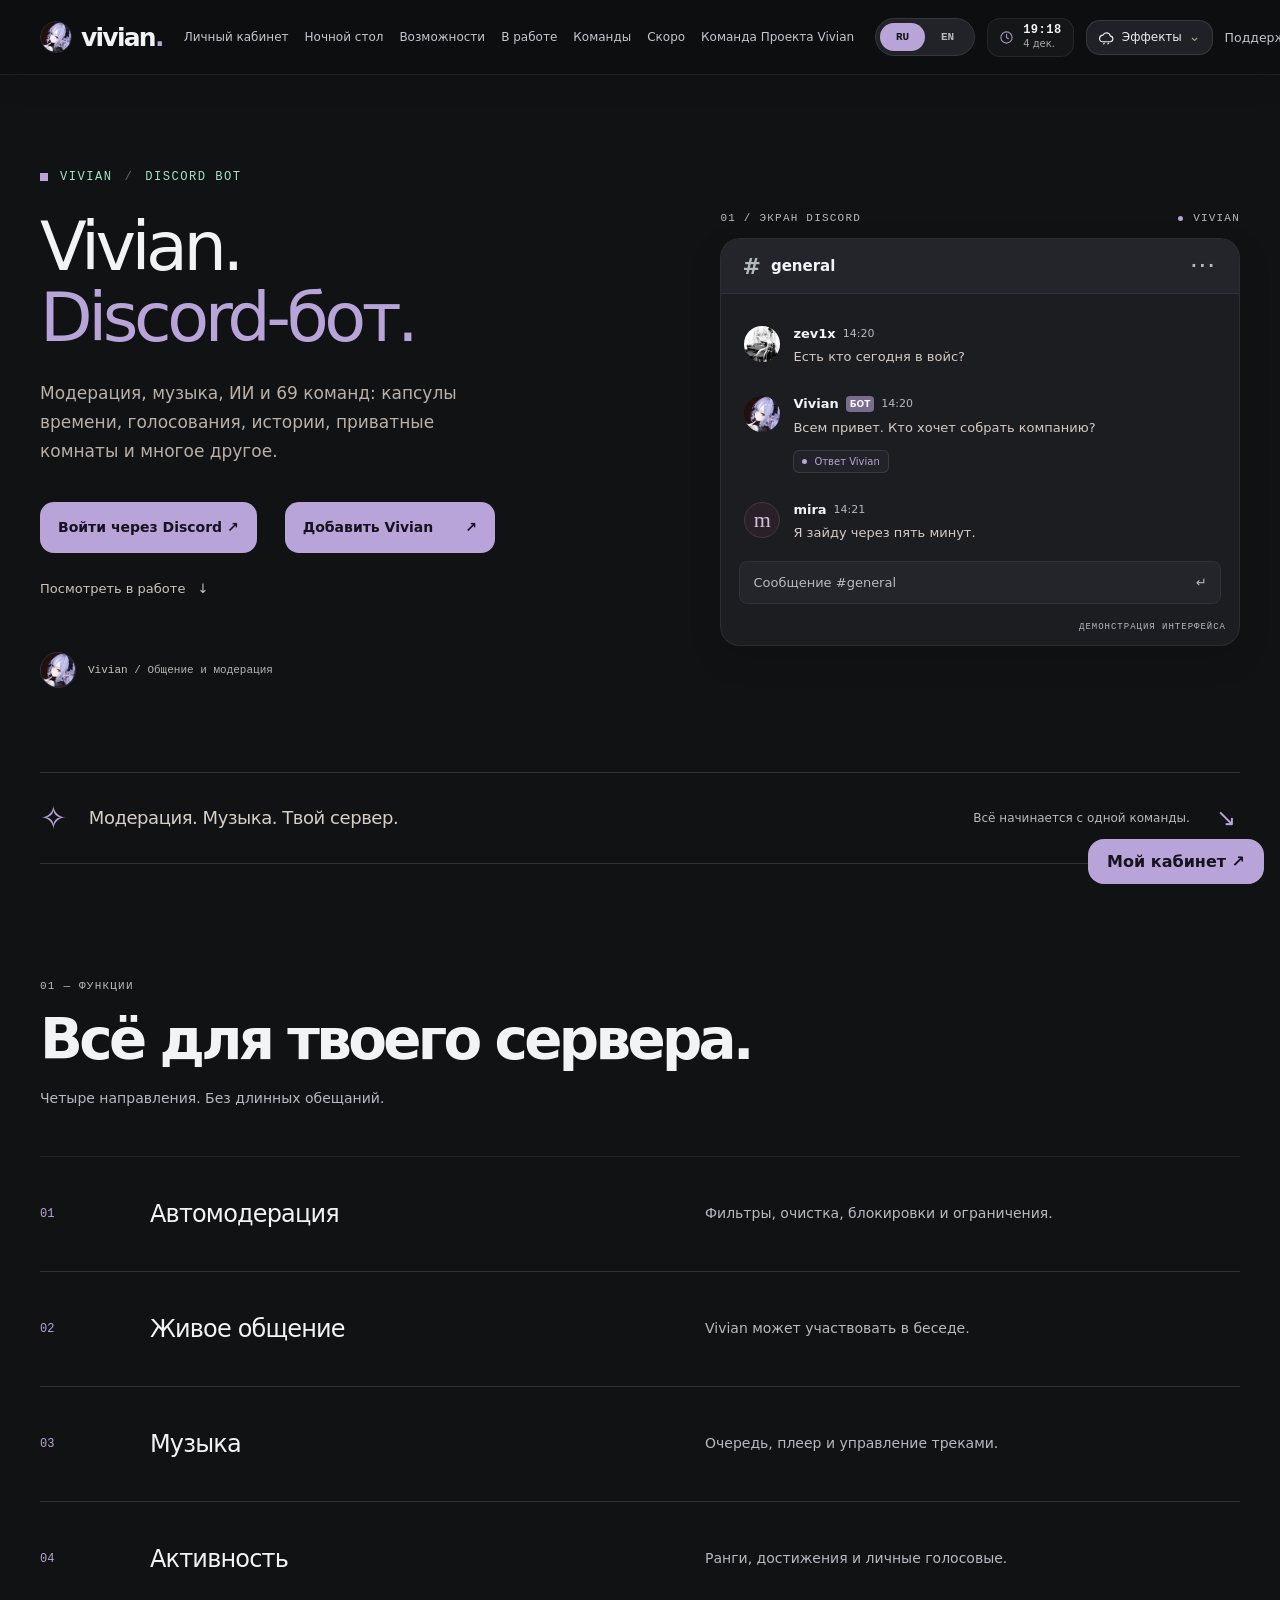
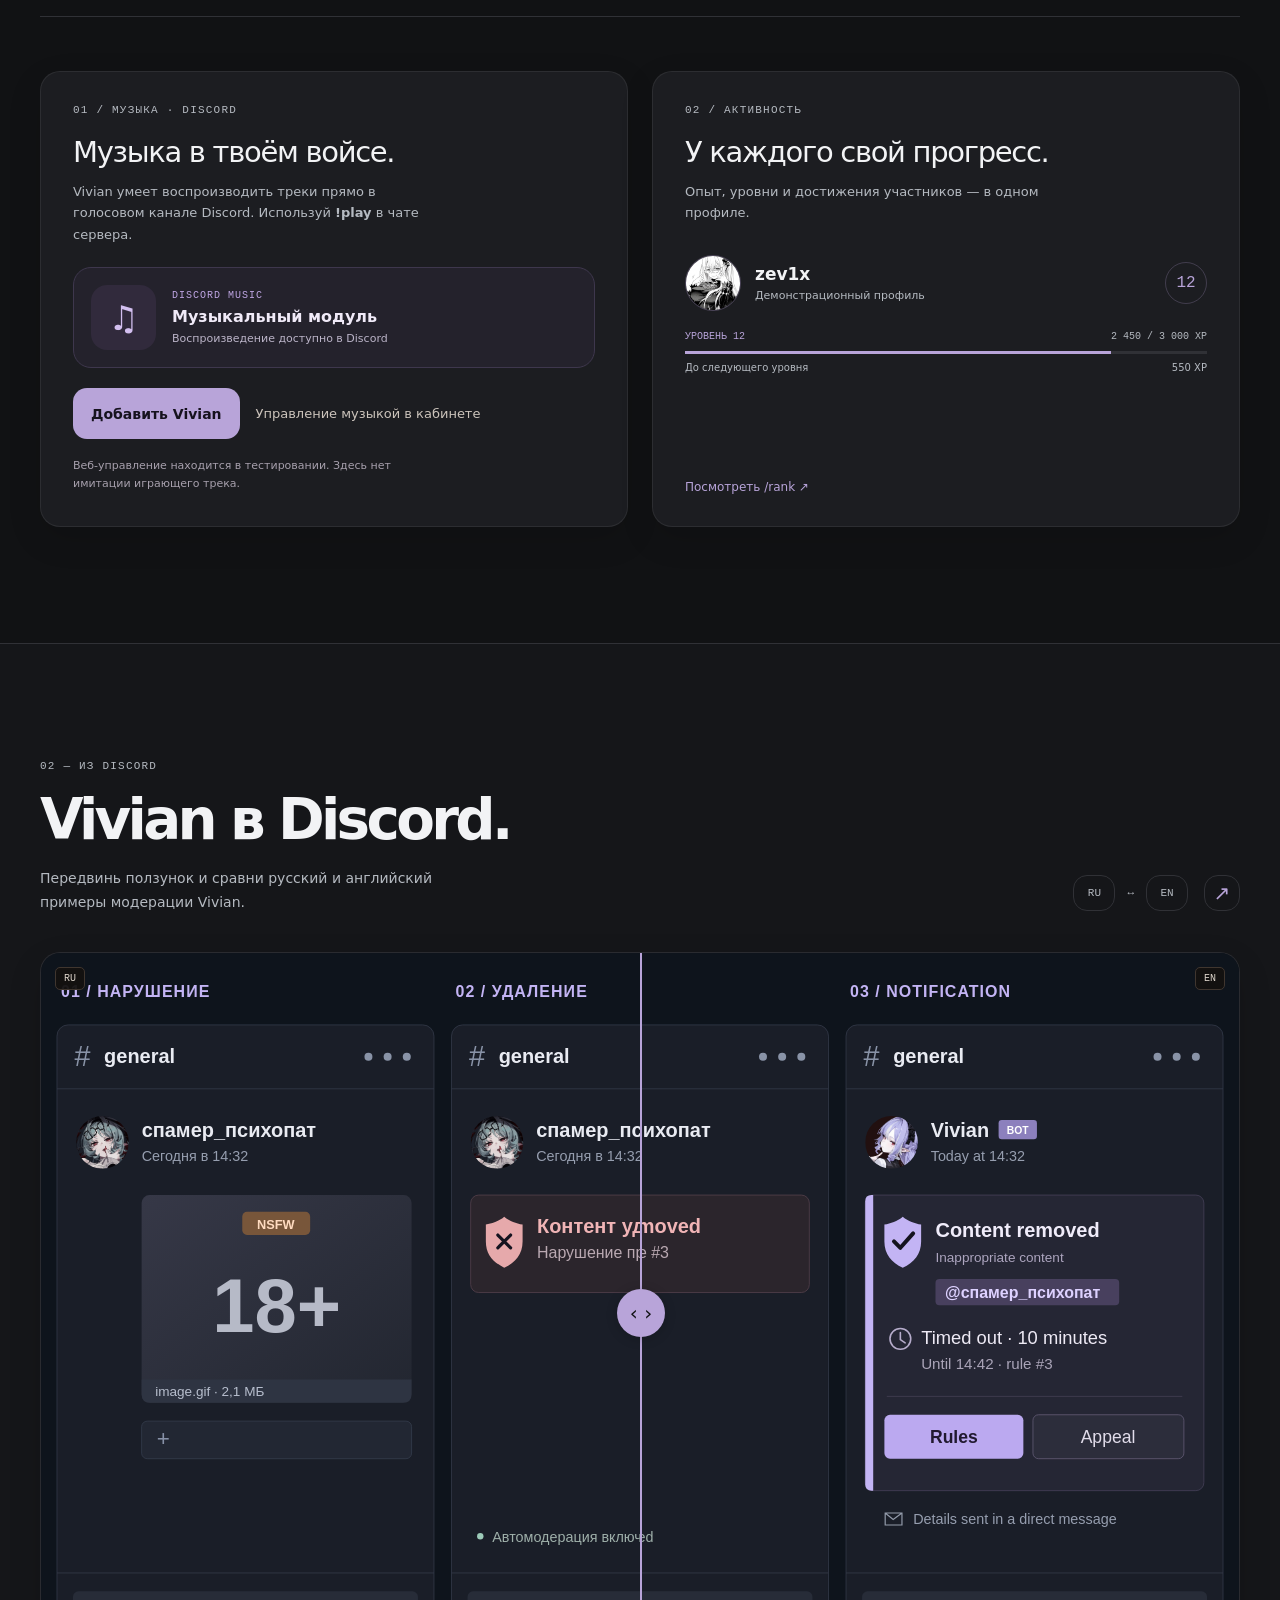
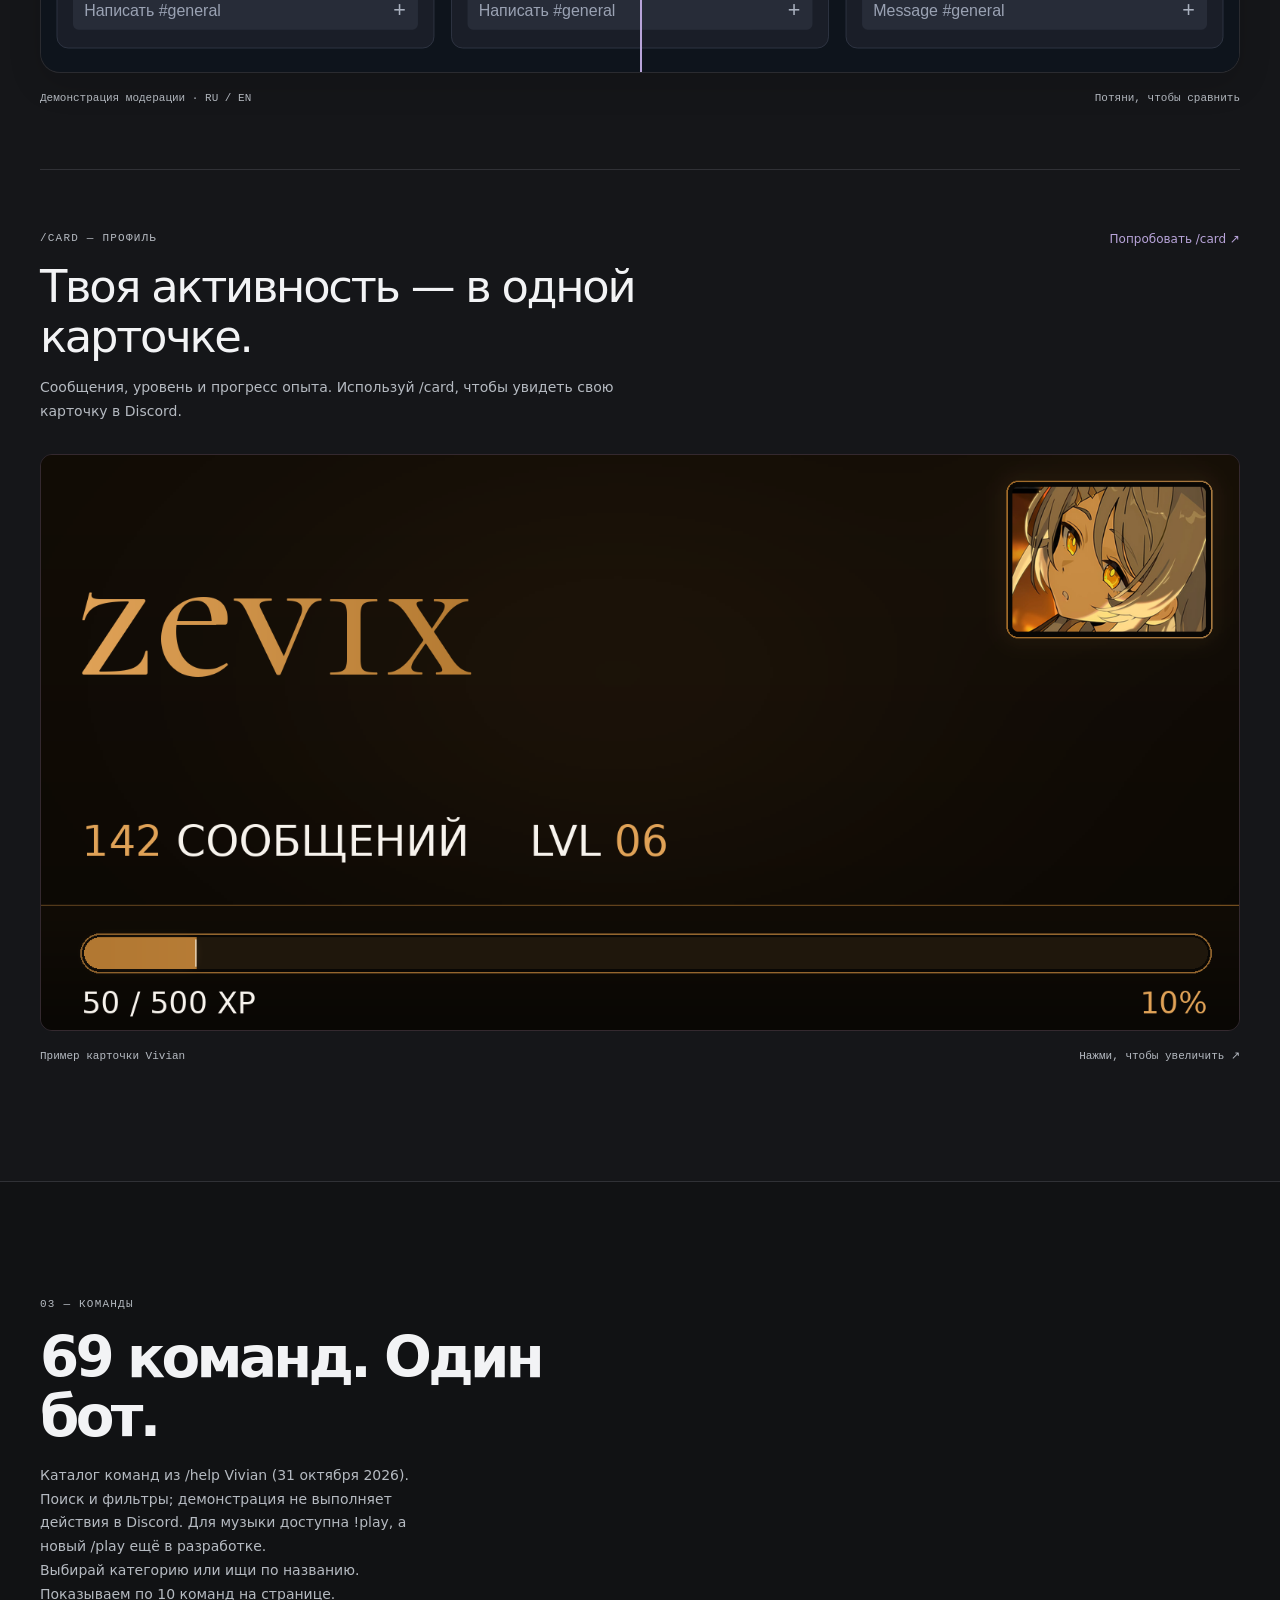
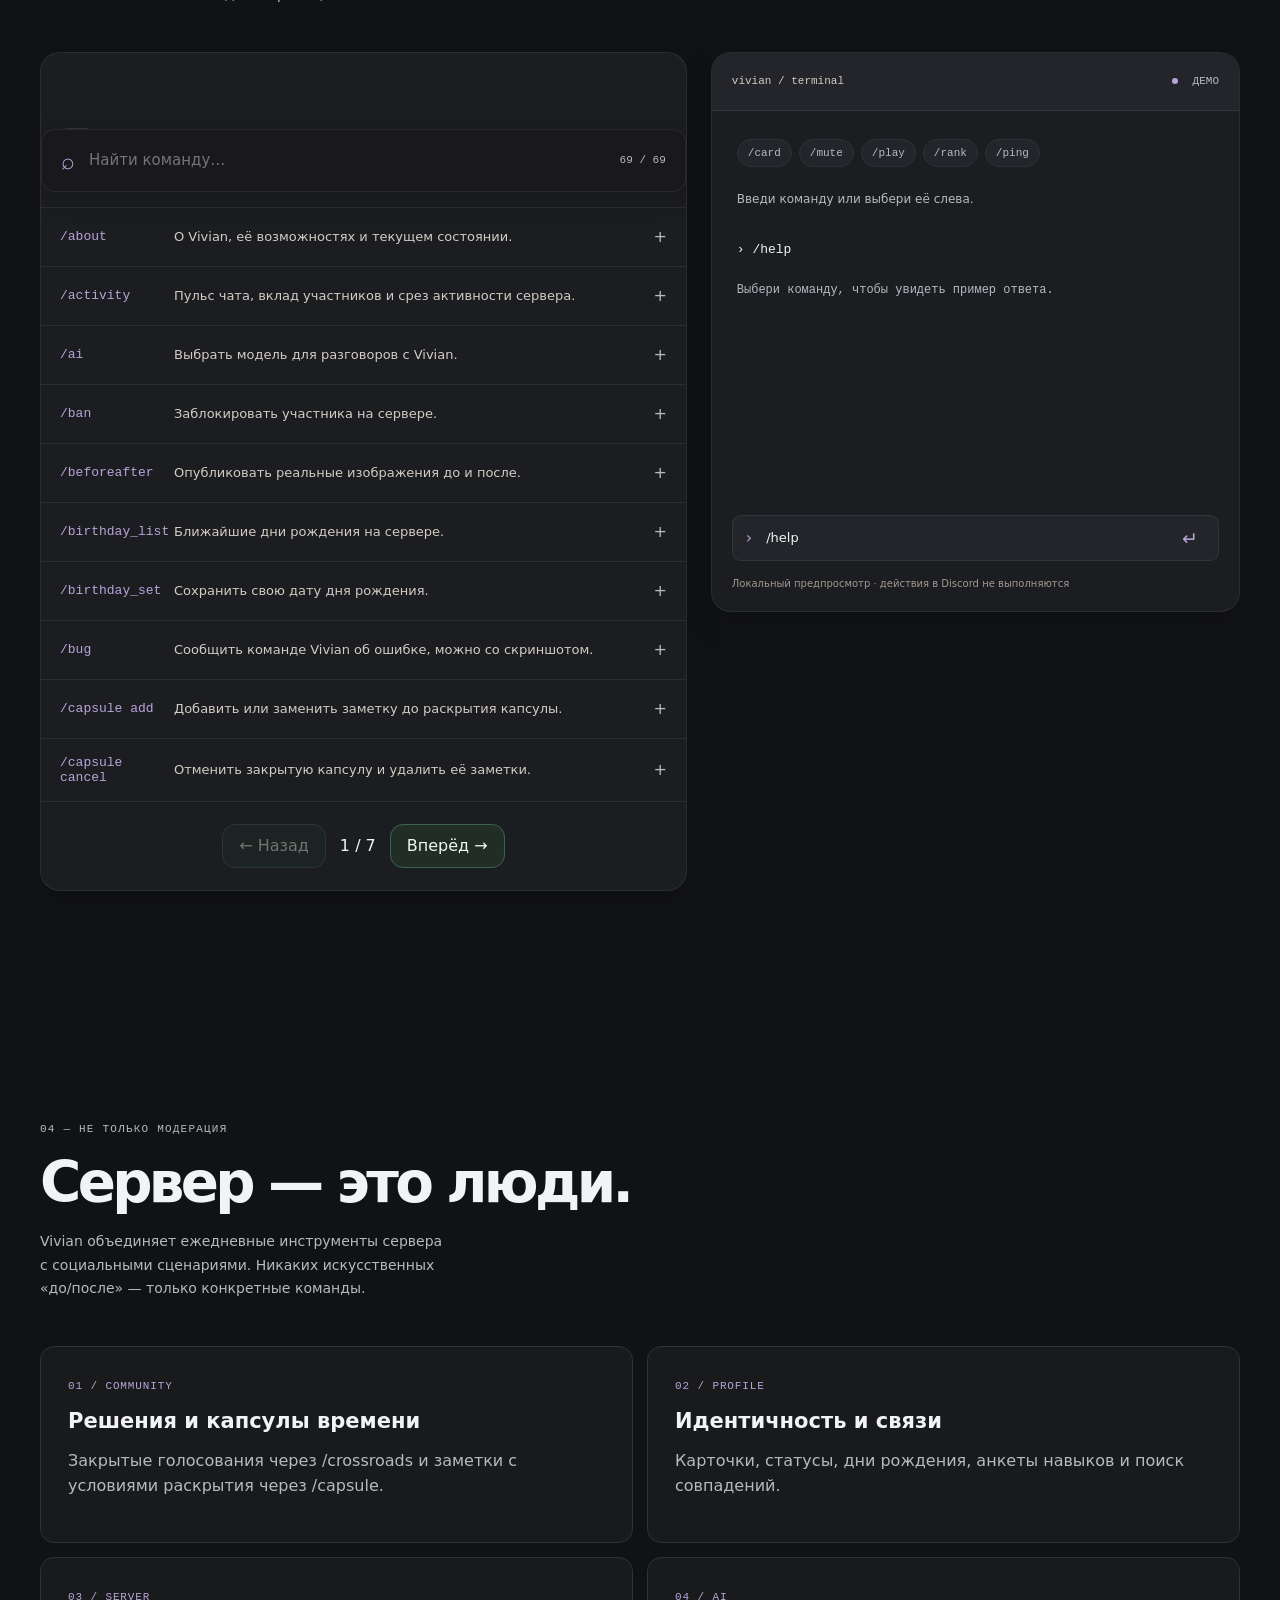
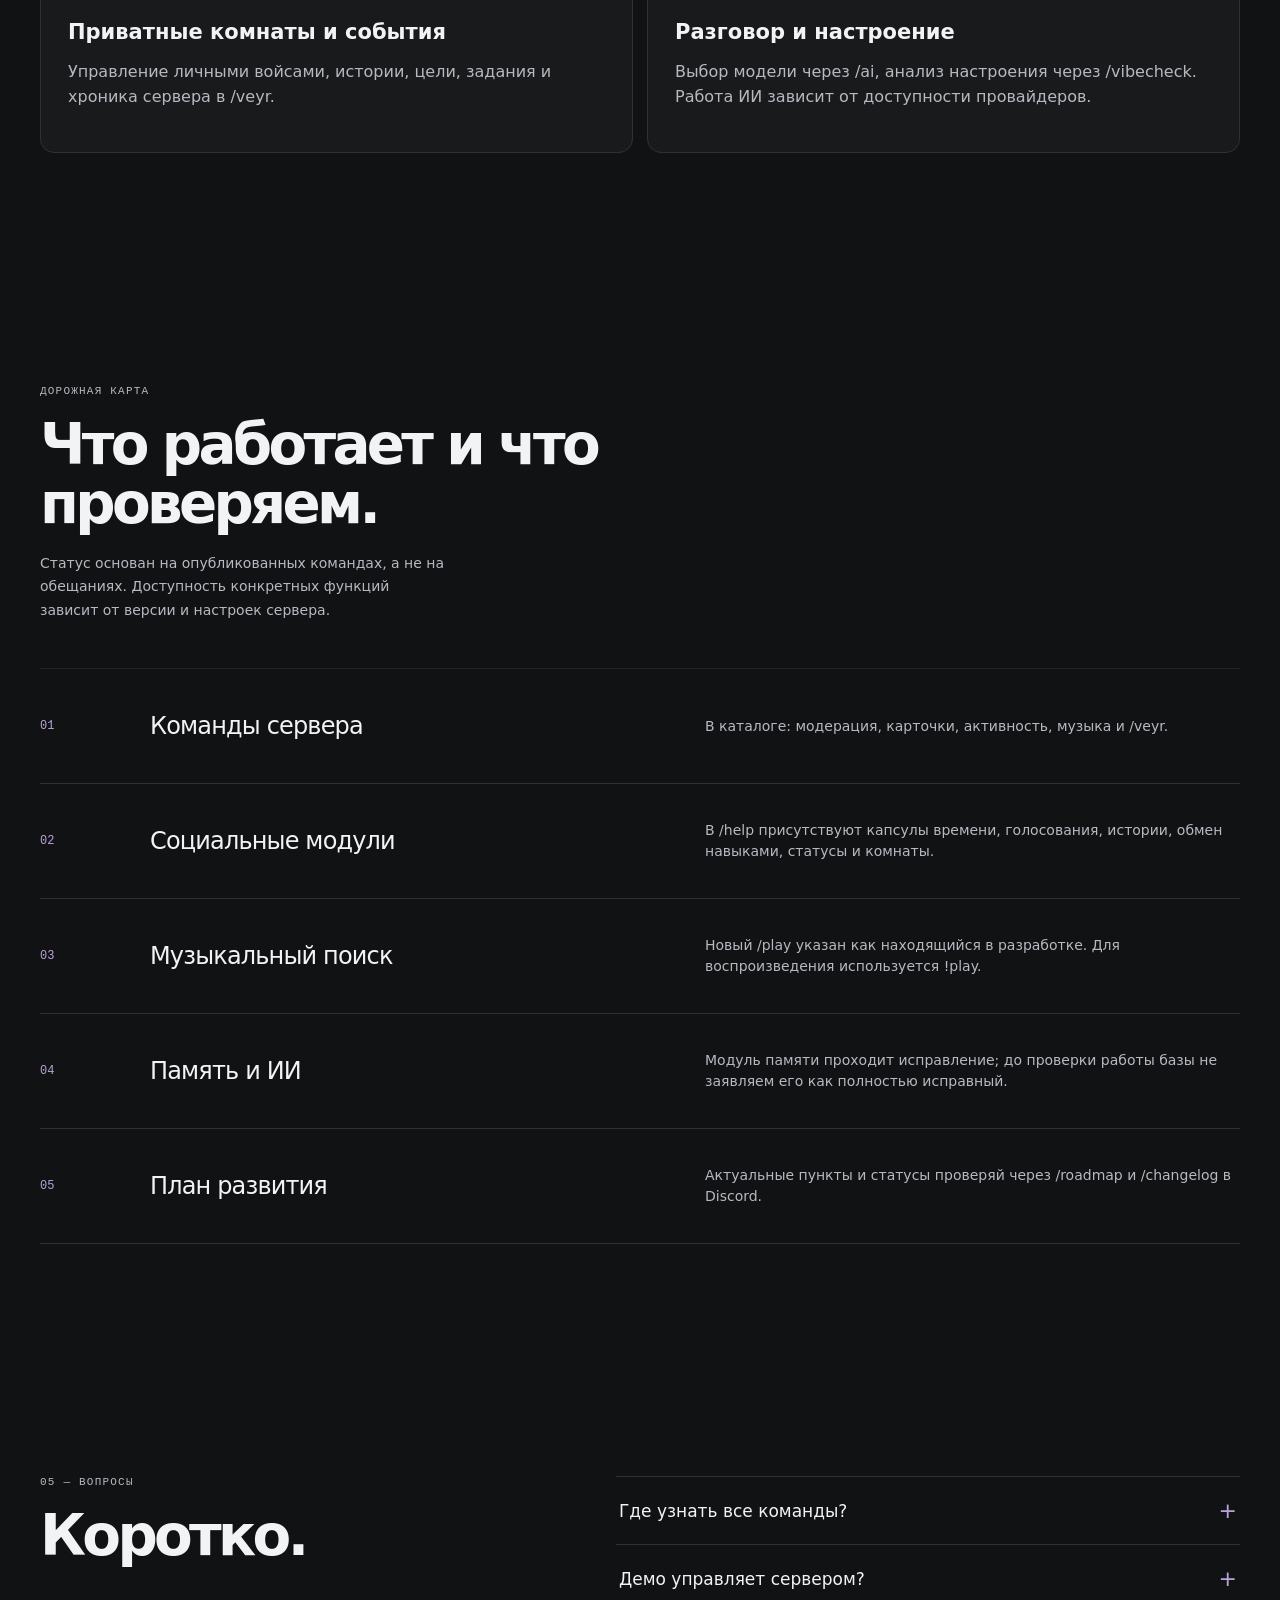
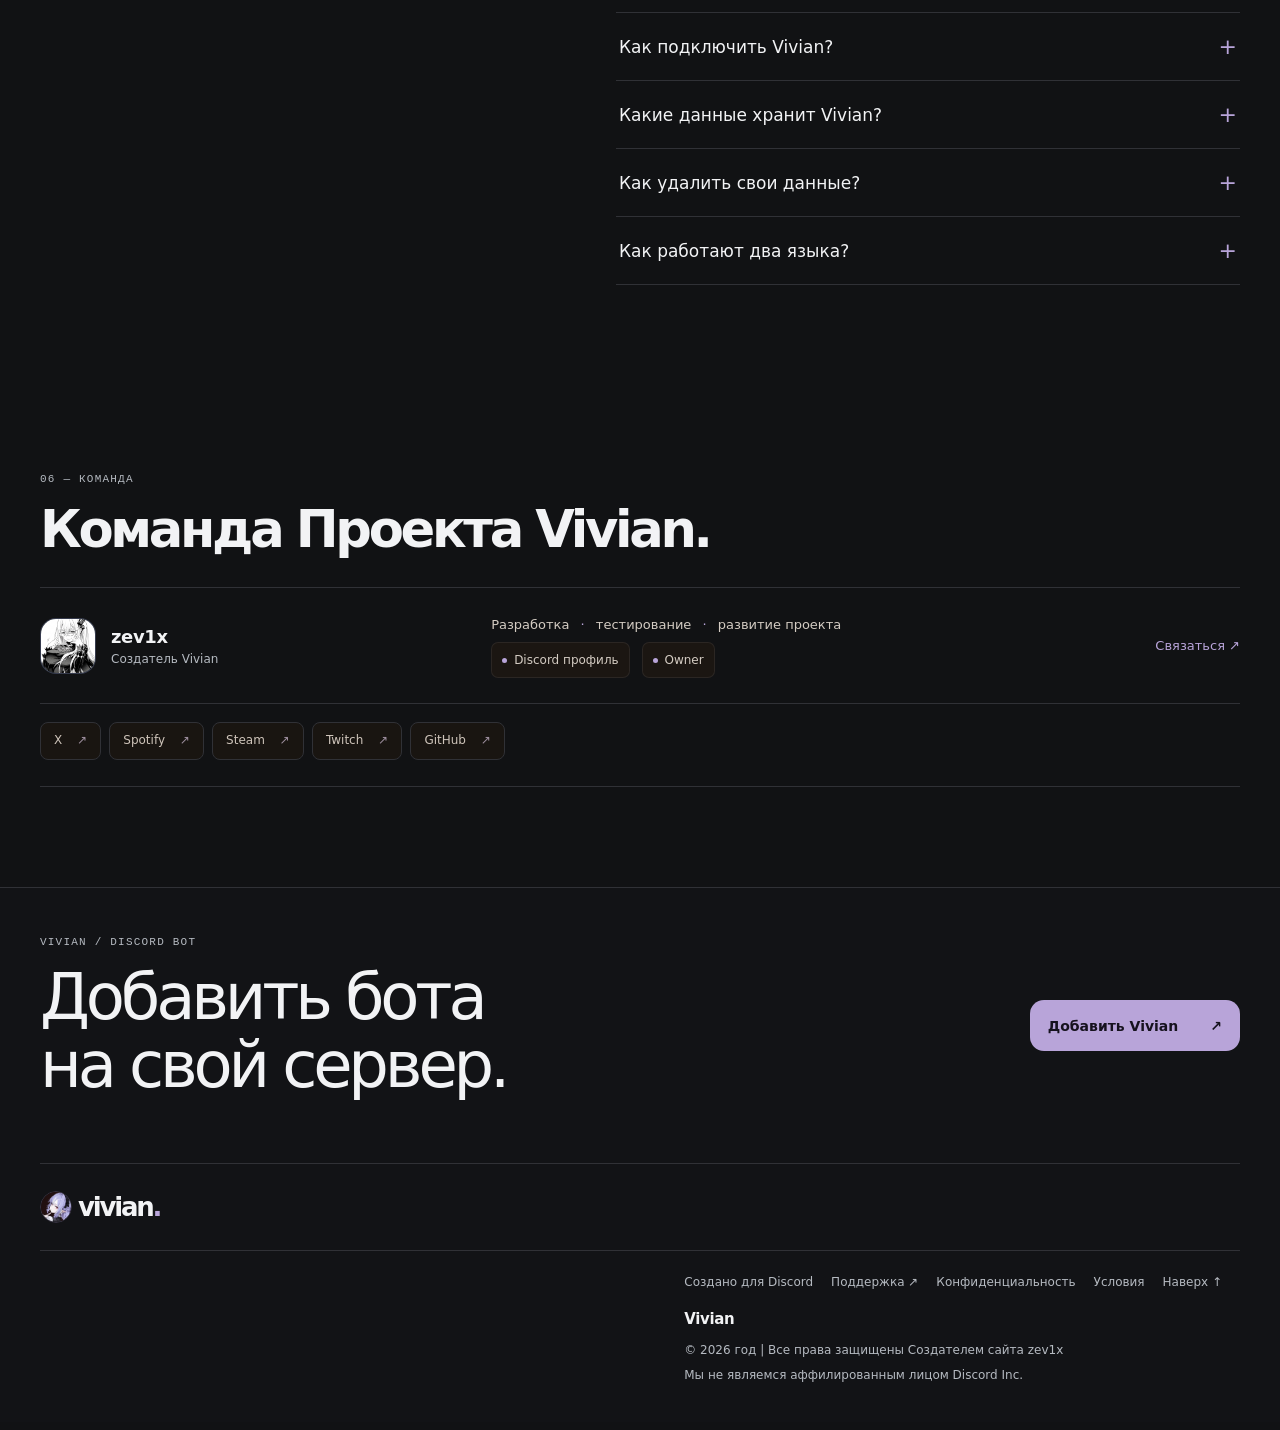
<file: site/index.html>
<!DOCTYPE html>

<html lang="ru"><head><meta charset="utf-8"/><meta content="width=device-width, initial-scale=1" name="viewport"/><meta content="#0e0d0c" name="theme-color"/><title>Vivian — Discord-бот</title><meta content="Vivian: общение, модерация, музыка, активность и команды." name="description"/><meta content="website" property="og:type"/><meta content="Vivian — Discord-бот" property="og:title"/><meta content="Vivian: общение, модерация, музыка, активность и команды." property="og:description"/><meta content="https://esil.life/vivian-card.png" property="og:image"/><meta content="summary_large_image" name="twitter:card"/><link href="styles.css" rel="stylesheet"/><link href="theme.css" rel="stylesheet"/><link href="vivian-avatar.png" rel="icon" type="image/png"/><link href="https://vivian.lat/" rel="canonical"/><meta content="https://vivian.lat/" property="og:url"/><meta content="ru_RU" property="og:locale"/><link href="web2.css" rel="stylesheet"/><link href="web2-ui.css" rel="stylesheet"/><link href="vivian-2.3.css?v=2.5" rel="stylesheet"/><link rel="stylesheet" href="site-clock.css?v=2.6"/><link rel="stylesheet" href="vivian-2.7-motion.css?v=2.7"><link rel="stylesheet" href="vivian-3.1-fixes.css?v=3.1"/></head><body>
<canvas aria-hidden="true" class="weather-canvas" hidden="" id="weather-canvas"></canvas>
<header class="header"><div class="shell header-inner"><a class="brand" href="#top"><span class="mark"><img alt="" height="32" loading="lazy" src="vivian-avatar.png" width="32"/></span><span>vivian<span class="brand-period">.</span></span></a><nav aria-label="Разделы" class="nav"><a href="dashboard.html">Личный кабинет</a><a href="social.html">Ночной стол</a><a href="#capabilities">Возможности</a><a href="#preview">В работе</a><a href="#commands">Команды</a><a href="#roadmap">Скоро</a><a href="#team">Команда Проекта Vivian</a></nav><div class="header-right"><div aria-label="Язык сайта" class="language-switch" data-language="ru" id="language-switch" role="group"><span aria-hidden="true" class="language-thumb"></span><button aria-pressed="true" data-lang="ru" lang="ru" type="button">RU</button><button aria-pressed="false" data-lang="en" lang="en" type="button">EN</button></div><div class="site-time-pill site-clock" aria-label="Локальные дата и время" title="Время по настройкам устройства"><svg class="site-clock-icon" xmlns="http://www.w3.org/2000/svg" width="15" height="15" viewBox="0 0 24 24" fill="none" stroke="currentColor" stroke-width="1.7" stroke-linecap="round" stroke-linejoin="round" aria-hidden="true"><circle cx="12" cy="12" r="9"/><path d="M12 7v5l3 2"/></svg><span class="site-clock-text"><time class="site-time-value" data-site-time>--:--</time><span class="site-time-date" data-site-date>—</span></span></div><div class="weather-control" id="weather-control">
<button aria-controls="weather-panel" aria-expanded="false" aria-label="Настройки фоновых эффектов" class="weather-trigger" id="weather-trigger" title="Фоновые эффекты" type="button">
<svg aria-hidden="true" class="weather-trigger-icon" fill="none" height="17" stroke="currentColor" stroke-linecap="round" stroke-linejoin="round" stroke-width="1.6" viewbox="0 0 24 24" width="17"><path d="M6 18h11a4 4 0 0 0 .4-7.98A5.5 5.5 0 0 0 7 8.6 4.75 4.75 0 0 0 6 18Z"></path><path d="m8 21 1-1m5 1 1-1"></path></svg>
<span class="weather-trigger-label">Эффекты</span><span aria-hidden="true" class="weather-caret">⌄</span></button>
<div class="weather-panel" hidden="" id="weather-panel">
<div class="weather-panel-heading">ФОН САЙТА</div>
<button aria-pressed="true" class="weather-option" data-weather="off" type="button"><span aria-hidden="true" class="weather-option-icon">○</span>Выключено<span aria-hidden="true" class="weather-option-check">✓</span></button>
<button aria-pressed="false" class="weather-option" data-weather="snow" type="button"><span aria-hidden="true" class="weather-option-icon">✳</span>Снег<span aria-hidden="true" class="weather-option-check">✓</span></button>
<button aria-pressed="false" class="weather-option" data-weather="rain" type="button"><span aria-hidden="true" class="weather-option-icon">╱</span>Дождь<span aria-hidden="true" class="weather-option-check">✓</span></button>
<div class="weather-panel-note">Выбор сохранится на этом устройстве</div>
</div></div><a class="subtle-link" href="https://discord.gg/d9XwE4tsXc" rel="noreferrer" target="_blank">Поддержка</a><a class="small-cta nav-invite-cta" data-invite="" href="https://discord.com/oauth2/authorize?client_id=1553826513474945114" rel="noreferrer" target="_blank">Добавить Vivian</a><details class="mobile-nav"><summary aria-label="Открыть меню"><span class="mobile-icon">☰</span></summary><div><a href="#capabilities">Возможности</a><a href="#preview">В работе</a><a href="#commands">Команды</a><a href="#roadmap">Скоро</a><a href="#team">Команда Проекта Vivian</a><a href="https://discord.gg/d9XwE4tsXc" rel="noreferrer" target="_blank">Поддержка</a><a class="mobile-invite" data-invite="" href="https://discord.com/oauth2/authorize?client_id=1553826513474945114" rel="noreferrer" target="_blank">Добавить Vivian</a></div></details><a class="web2-header-link" href="social.html">Ночной стол</a></div></div></header>
<main><section class="hero shell" id="top"><div class="hero-main"><div class="eyebrow"><span class="small-square"></span> VIVIAN <span class="slash">/</span> DISCORD BOT</div><h1><span class="hero-title-line">Vivian.</span><em class="hero-title-line">Discord-бот.</em></h1><p>Модерация, музыка, ИИ и 69 команд: капсулы времени, голосования, истории, приватные комнаты и многое другое.</p><div class="hero-actions"><a class="primary-btn" href="/auth/discord">Войти через Discord ↗</a><a class="primary-btn" data-invite="" href="https://discord.com/oauth2/authorize?client_id=1553826513474945114" rel="noreferrer" target="_blank">Добавить Vivian <span>↗</span></a><a class="plain-btn" href="#preview">Посмотреть в работе <span>↓</span></a></div><div class="hero-note"><img alt="Аватар Vivian" loading="lazy" src="vivian-avatar.png"/><span>Vivian <span class="muted">/ Общение и модерация</span></span></div></div>
<div class="hero-demo"><div class="demo-label"><span>01 / ЭКРАН DISCORD</span><span class="line-dot"></span><span>VIVIAN</span></div><div class="chat-shell"><div class="chat-top"><span class="hash">#</span><span>general</span><span class="chat-right">···</span></div><div class="chat-rows"><div class="chat-line"><img alt="" class="round-avatar" loading="lazy" src="zev1x-avatar.png"/><div><div class="name-line"><b>zev1x</b><time>14:20</time></div><p>Есть кто сегодня в войс?</p></div></div><div class="chat-line"><img alt="" class="round-avatar" loading="lazy" src="vivian-avatar.png"/><div><div class="name-line"><b>Vivian</b><span class="bot-label">БОТ</span><time>14:20</time></div><p>Всем привет. Кто хочет собрать компанию?</p><div class="inline-tag"><span class="dot"></span> Ответ Vivian</div></div></div><div class="chat-line"><div aria-hidden="true" class="chat-initial">m</div><div><div class="name-line"><b>mira</b><time>14:21</time></div><p>Я зайду через пять минут.</p></div></div></div><div class="chat-footer">Сообщение #general <span>↵</span></div><div class="mock-watermark">ДЕМОНСТРАЦИЯ ИНТЕРФЕЙСА</div></div></div></section>
<div class="bot-strip shell"><span aria-hidden="true" class="strip-star">✧</span><p>Модерация. Музыка. Твой сервер.</p><span>Всё начинается с одной команды.</span><a aria-label="Команды" href="#commands">↘</a></div><section class="shell section features-section" id="capabilities"><div class="section-intro"><div class="index-label">01 — ФУНКЦИИ</div><h2>Всё для твоего сервера.</h2><p>Четыре направления. Без длинных обещаний.</p></div><div class="feature-table"><div class="feature-row"><span class="feat-no">01</span><h3>Автомодерация</h3><p>Фильтры, очистка, блокировки и ограничения.</p><span class="feat-arrow">↗</span></div><div class="feature-row"><span class="feat-no">02</span><h3>Живое общение</h3><p>Vivian может участвовать в беседе.</p><span class="feat-arrow">↗</span></div><div class="feature-row"><span class="feat-no">03</span><h3>Музыка</h3><p>Очередь, плеер и управление треками.</p><span class="feat-arrow">↗</span></div><div class="feature-row"><span class="feat-no">04</span><h3>Активность</h3><p>Ранги, достижения и личные голосовые.</p><span class="feat-arrow">↗</span></div></div><div class="bot-extras"><article class="extra-card music-card" id="web-music"><div class="index-label">01 / МУЗЫКА · DISCORD</div><h3>Музыка в твоём войсе.</h3><p>Vivian умеет воспроизводить треки прямо в голосовом канале Discord. Используй <strong>!play</strong> в чате сервера.</p><div class="music-showcase" aria-label="Демонстрация музыкальной функции"><div class="music-showcase-icon" aria-hidden="true">♫</div><div><span class="music-showcase-label">DISCORD MUSIC</span><strong>Музыкальный модуль</strong><small>Воспроизведение доступно в Discord</small></div></div><div class="music-showcase-actions"><a class="primary-btn" href="https://discord.com/oauth2/authorize?client_id=1553826513474945114" target="_blank" rel="noopener noreferrer">Добавить Vivian</a><a class="plain-btn" href="dashboard.html#music">Управление музыкой в кабинете</a></div><p class="music-availability-note">Веб-управление находится в тестировании. Здесь нет имитации играющего трека.</p></article><article class="extra-card rank-card"><div class="index-label">02 / АКТИВНОСТЬ</div><h3>У каждого свой прогресс.</h3><p>Опыт, уровни и достижения участников — в одном профиле.</p><div class="rank-preview"><img alt="Аватар zev1x" loading="lazy" src="zev1x-avatar.png"/><div><strong>zev1x</strong><span>Демонстрационный профиль</span></div><span class="rank-level">12</span></div><div class="rank-meta"><span>УРОВЕНЬ 12</span><span>2 450 / 3 000 XP</span></div><div class="rank-progress"><span></span></div><div class="rank-next">До следующего уровня <b>550 XP</b></div><button class="extra-action" data-quick="/rank @zev1x" type="button">Посмотреть /rank ↗</button></article></div></section>
<section class="section work-section" id="preview"><div class="shell"><div class="preview-heading"><div class="section-intro work-intro"><div class="index-label">02 — ИЗ DISCORD</div><h2>Vivian в Discord.</h2><p>Передвинь ползунок и сравни русский и английский примеры модерации Vivian.</p></div><div class="preview-controls"><div class="preview-presets"><button data-preview-language="ru" lang="ru" type="button">RU</button><span aria-hidden="true">↔</span><button data-preview-language="en" lang="en" type="button">EN</button></div><button aria-label="Увеличить пример модерации" class="image-expand" id="open-image" type="button">↗</button></div></div><div class="preview-compare" id="preview-compare" style="--image-split:50%"><img alt="Пример модерации Vivian на русском" class="preview-image-ru" height="900" loading="lazy" src="moderation-ru.svg" width="1500"/><img alt="Пример модерации Vivian на английском" class="preview-image-en" height="900" loading="lazy" src="moderation-en.svg" width="1500"/><div aria-hidden="true" class="preview-divider" id="preview-divider"><span>‹ ›</span></div><input aria-label="Сравнение примеров на русском и английском" class="preview-range" id="preview-range" max="100" min="0" type="range" value="50"/><span aria-hidden="true" class="preview-language-label label-ru">RU</span><span aria-hidden="true" class="preview-language-label label-en">EN</span></div><div class="work-caption"><span>Демонстрация модерации · RU / EN</span><span>Потяни, чтобы сравнить</span></div><article aria-labelledby="profile-card-title" class="card-feature" id="card-preview"><div class="card-feature-heading"><div class="card-feature-copy"><div class="index-label">/CARD — ПРОФИЛЬ</div><h3 id="profile-card-title">Твоя активность — в одной карточке.</h3><p>Сообщения, уровень и прогресс опыта. Используй /card, чтобы увидеть свою карточку в Discord.</p></div><button class="extra-action" data-quick="/card" type="button">Попробовать /card ↗</button></div><button aria-label="Увеличить карточку Vivian" class="card-frame" data-open-card="" type="button"><img alt="Карточка Vivian: сообщения, уровень и опыт" height="762" loading="lazy" src="vivian-card.png" width="1586"/></button><div class="work-caption"><span>Пример карточки Vivian</span><span>Нажми, чтобы увеличить ↗</span></div></article></div><dialog aria-label="Карточка профиля Vivian" class="image-dialog card-dialog" id="card-dialog"><button class="dialog-close" id="close-card" type="button">Закрыть ×</button><img alt="Карточка Vivian: сообщения, уровень и опыт" height="762" src="vivian-card.png" width="1586"/></dialog><dialog aria-label="Полноэкранный пример модерации Vivian" class="image-dialog" id="image-dialog"><button class="dialog-close" id="close-image" type="button">Закрыть ×</button><img alt="Полноэкранный пример модерации Vivian" height="900" id="dialog-preview-image" src="moderation-ru.svg" width="1500"/></dialog></section>
<section class="section shell commands-section" id="commands"><div class="section-intro"><div class="index-label">03 — КОМАНДЫ</div><h2>69 команд. Один бот.</h2><p>Каталог команд из /help Vivian (31 октября 2026). Поиск и фильтры; демонстрация не выполняет действия в Discord. Для музыки доступна !play, а новый /play ещё в разработке.</p><p class="muted">Выбирай категорию или ищи по названию. Показываем по 10 команд на странице.</p></div><div class="command-layout"><div class="command-browser"><div class="command-search"><span>⌕</span><input aria-label="Поиск команд Vivian" id="command-query" placeholder="Найти команду…" type="search"/><small id="command-count">69 / 69</small></div><div aria-label="Категории команд" class="category-tabs"><button aria-pressed="true" class="active" data-group="Все" type="button">Все</button><button aria-pressed="false" class="" data-group="Общее" type="button">Общее</button><button aria-pressed="false" class="" data-group="Модерация" type="button">Модерация</button><button aria-pressed="false" class="" data-group="Музыка" type="button">Музыка</button><button aria-pressed="false" class="" data-group="Активность" type="button">Активность</button><button aria-pressed="false" class="" data-group="ИИ" type="button">ИИ</button><button aria-pressed="false" class="" data-group="Сообщество" type="button">Сообщество</button><button aria-pressed="false" class="" data-group="Приватные комнаты" type="button">Приватные комнаты</button><button aria-pressed="false" class="" data-group="Система" type="button">Система</button></div><div class="command-list" id="command-list"><details class="command-item" data-category="Общее"><summary><code>/about</code><span>О Vivian, её возможностях и текущем состоянии.</span><span class="item-plus">+</span></summary><p>О Vivian, её возможностях и текущем состоянии. <button class="try-command" data-try="/about" type="button">Попробовать ↗</button></p></details><details class="command-item" data-category="Активность"><summary><code>/activity</code><span>Пульс чата, вклад участников и срез активности сервера.</span><span class="item-plus">+</span></summary><p>Пульс чата, вклад участников и срез активности сервера. <button class="try-command" data-try="/activity" type="button">Попробовать ↗</button></p></details><details class="command-item" data-category="ИИ"><summary><code>/ai</code><span>Выбрать модель для разговоров с Vivian.</span><span class="item-plus">+</span></summary><p>Выбрать модель для разговоров с Vivian. <button class="try-command" data-try="/ai" type="button">Попробовать ↗</button></p></details><details class="command-item" data-category="Модерация"><summary><code>/ban</code><span>Заблокировать участника на сервере.</span><span class="item-plus">+</span></summary><p>Заблокировать участника на сервере. <button class="try-command" data-try="/ban" type="button">Попробовать ↗</button></p></details><details class="command-item" data-category="Сообщество"><summary><code>/beforeafter</code><span>Опубликовать реальные изображения до и после.</span><span class="item-plus">+</span></summary><p>Опубликовать реальные изображения до и после. <button class="try-command" data-try="/beforeafter" type="button">Попробовать ↗</button></p></details><details class="command-item" data-category="Сообщество"><summary><code>/birthday_list</code><span>Ближайшие дни рождения на сервере.</span><span class="item-plus">+</span></summary><p>Ближайшие дни рождения на сервере. <button class="try-command" data-try="/birthday_list" type="button">Попробовать ↗</button></p></details><details class="command-item" data-category="Сообщество"><summary><code>/birthday_set</code><span>Сохранить свою дату дня рождения.</span><span class="item-plus">+</span></summary><p>Сохранить свою дату дня рождения. <button class="try-command" data-try="/birthday_set" type="button">Попробовать ↗</button></p></details><details class="command-item" data-category="Общее"><summary><code>/bug</code><span>Сообщить команде Vivian об ошибке, можно со скриншотом.</span><span class="item-plus">+</span></summary><p>Сообщить команде Vivian об ошибке, можно со скриншотом. <button class="try-command" data-try="/bug" type="button">Попробовать ↗</button></p></details><details class="command-item" data-category="Сообщество"><summary><code>/capsule add</code><span>Добавить или заменить заметку до раскрытия капсулы.</span><span class="item-plus">+</span></summary><p>Добавить или заменить заметку до раскрытия капсулы. <button class="try-command" data-try="/capsule add" type="button">Попробовать ↗</button></p></details><details class="command-item" data-category="Сообщество"><summary><code>/capsule cancel</code><span>Отменить закрытую капсулу и удалить её заметки.</span><span class="item-plus">+</span></summary><p>Отменить закрытую капсулу и удалить её заметки. <button class="try-command" data-try="/capsule cancel" type="button">Попробовать ↗</button></p></details><details class="command-item" hidden data-category="Сообщество"><summary><code>/capsule create</code><span>Создать капсулу с дедлайном и порогом участников.</span><span class="item-plus">+</span></summary><p>Создать капсулу с дедлайном и порогом участников. <button class="try-command" data-try="/capsule create" type="button">Попробовать ↗</button></p></details><details class="command-item" hidden data-category="Сообщество"><summary><code>/capsule list</code><span>Показать десять последних капсул канала.</span><span class="item-plus">+</span></summary><p>Показать десять последних капсул канала. <button class="try-command" data-try="/capsule list" type="button">Попробовать ↗</button></p></details><details class="command-item" hidden data-category="Сообщество"><summary><code>/capsule open</code><span>Открыть готовую капсулу или проверить условия раскрытия.</span><span class="item-plus">+</span></summary><p>Открыть готовую капсулу или проверить условия раскрытия. <button class="try-command" data-try="/capsule open" type="button">Попробовать ↗</button></p></details><details class="command-item" hidden data-category="Активность"><summary><code>/card</code><span>Карточка участника</span><span class="item-plus">+</span></summary><p>Карточка участника: аватар, уровень, XP, статистика и достижения. <button class="try-command" data-try="/card" type="button">Попробовать ↗</button></p></details><details class="command-item" hidden data-category="Система"><summary><code>/changelog</code><span>Журнал изменений Vivian с указанием версий.</span><span class="item-plus">+</span></summary><p>Журнал изменений Vivian с указанием версий. <button class="try-command" data-try="/changelog" type="button">Попробовать ↗</button></p></details><details class="command-item" hidden data-category="Модерация"><summary><code>/clear</code><span>Удалить недавние сообщения из текущего канала.</span><span class="item-plus">+</span></summary><p>Удалить недавние сообщения из текущего канала. <button class="try-command" data-try="/clear" type="button">Попробовать ↗</button></p></details><details class="command-item" hidden data-category="Активность"><summary><code>/crad</code><span>Псевдоним команды /card.</span><span class="item-plus">+</span></summary><p>Псевдоним команды /card. <button class="try-command" data-try="/crad" type="button">Попробовать ↗</button></p></details><details class="command-item" hidden data-category="Сообщество"><summary><code>/crossroads ballot</code><span>Посмотреть варианты решения без раскрытия голосов.</span><span class="item-plus">+</span></summary><p>Посмотреть варианты решения без раскрытия голосов. <button class="try-command" data-try="/crossroads ballot" type="button">Попробовать ↗</button></p></details><details class="command-item" hidden data-category="Сообщество"><summary><code>/crossroads cancel</code><span>Отменить открытое решение и удалить его голосования.</span><span class="item-plus">+</span></summary><p>Отменить открытое решение и удалить его голосования. <button class="try-command" data-try="/crossroads cancel" type="button">Попробовать ↗</button></p></details><details class="command-item" hidden data-category="Сообщество"><summary><code>/crossroads create</code><span>Создать закрытое голосование с последующим анализом резу</span><span class="item-plus">+</span></summary><p>Создать закрытое голосование с последующим анализом результата. <button class="try-command" data-try="/crossroads create" type="button">Попробовать ↗</button></p></details><details class="command-item" hidden data-category="Сообщество"><summary><code>/crossroads history</code><span>История решений канала и ожидающих итогов.</span><span class="item-plus">+</span></summary><p>История решений канала и ожидающих итогов. <button class="try-command" data-try="/crossroads history" type="button">Попробовать ↗</button></p></details><details class="command-item" hidden data-category="Сообщество"><summary><code>/crossroads outcome</code><span>Зафиксировать результат после даты проверки.</span><span class="item-plus">+</span></summary><p>Зафиксировать результат после даты проверки. <button class="try-command" data-try="/crossroads outcome" type="button">Попробовать ↗</button></p></details><details class="command-item" hidden data-category="Сообщество"><summary><code>/crossroads results</code><span>Показать анонимные результаты и итог после дедлайна.</span><span class="item-plus">+</span></summary><p>Показать анонимные результаты и итог после дедлайна. <button class="try-command" data-try="/crossroads results" type="button">Попробовать ↗</button></p></details><details class="command-item" hidden data-category="Сообщество"><summary><code>/crossroads vote</code><span>Проголосовать или изменить тайный голос до дедлайна.</span><span class="item-plus">+</span></summary><p>Проголосовать или изменить тайный голос до дедлайна. <button class="try-command" data-try="/crossroads vote" type="button">Попробовать ↗</button></p></details><details class="command-item" hidden data-category="Система"><summary><code>/deploy</code><span>Проверить подтверждение запуска новой версии Vivian.</span><span class="item-plus">+</span></summary><p>Проверить подтверждение запуска новой версии Vivian. <button class="try-command" data-try="/deploy" type="button">Попробовать ↗</button></p></details><details class="command-item" hidden data-category="Сообщество"><summary><code>/exchange matches</code><span>Найти взаимные совпадения навыков участников канала.</span><span class="item-plus">+</span></summary><p>Найти взаимные совпадения навыков участников канала. <button class="try-command" data-try="/exchange matches" type="button">Попробовать ↗</button></p></details><details class="command-item" hidden data-category="Сообщество"><summary><code>/exchange pause</code><span>Скрыть свой профиль из поиска совпадений.</span><span class="item-plus">+</span></summary><p>Скрыть свой профиль из поиска совпадений. <button class="try-command" data-try="/exchange pause" type="button">Попробовать ↗</button></p></details><details class="command-item" hidden data-category="Сообщество"><summary><code>/exchange profile</code><span>Опубликовать навыки и сведения о себе для поиска совпаде</span><span class="item-plus">+</span></summary><p>Опубликовать навыки и сведения о себе для поиска совпадений. <button class="try-command" data-try="/exchange profile" type="button">Попробовать ↗</button></p></details><details class="command-item" hidden data-category="Сообщество"><summary><code>/exchange remove</code><span>Удалить профиль обмена навыками для этого канала.</span><span class="item-plus">+</span></summary><p>Удалить профиль обмена навыками для этого канала. <button class="try-command" data-try="/exchange remove" type="button">Попробовать ↗</button></p></details><details class="command-item" hidden data-category="Сообщество"><summary><code>/exchange show</code><span>Показать свой профиль обмена навыками.</span><span class="item-plus">+</span></summary><p>Показать свой профиль обмена навыками. <button class="try-command" data-try="/exchange show" type="button">Попробовать ↗</button></p></details><details class="command-item" hidden data-category="Общее"><summary><code>/feedback_status</code><span>Статус отправленной ошибки или предложения.</span><span class="item-plus">+</span></summary><p>Статус отправленной ошибки или предложения. <button class="try-command" data-try="/feedback_status" type="button">Попробовать ↗</button></p></details><details class="command-item" hidden data-category="Общее"><summary><code>/help</code><span>Посмотреть команды Vivian и их краткие описания.</span><span class="item-plus">+</span></summary><p>Посмотреть команды Vivian и их краткие описания. <button class="try-command" data-try="/help" type="button">Попробовать ↗</button></p></details><details class="command-item" hidden data-category="Модерация"><summary><code>/kick</code><span>Удалить участника с сервера без блокировки повторного вх</span><span class="item-plus">+</span></summary><p>Удалить участника с сервера без блокировки повторного входа. <button class="try-command" data-try="/kick" type="button">Попробовать ↗</button></p></details><details class="command-item" hidden data-category="Модерация"><summary><code>/lock</code><span>Запретить обычным участникам отправлять сообщения в кана</span><span class="item-plus">+</span></summary><p>Запретить обычным участникам отправлять сообщения в канале. <button class="try-command" data-try="/lock" type="button">Попробовать ↗</button></p></details><details class="command-item" hidden data-category="Музыка"><summary><code>/loop</code><span>Включить или выключить повтор текущего трека.</span><span class="item-plus">+</span></summary><p>Включить или выключить повтор текущего трека. <button class="try-command" data-try="/loop" type="button">Попробовать ↗</button></p></details><details class="command-item" hidden data-category="Сообщество"><summary><code>/memories_now</code><span>Опубликовать воспоминание дня прямо сейчас.</span><span class="item-plus">+</span></summary><p>Опубликовать воспоминание дня прямо сейчас. <button class="try-command" data-try="/memories_now" type="button">Попробовать ↗</button></p></details><details class="command-item" hidden data-category="Музыка"><summary><code>/pause</code><span>Приостановить текущий трек.</span><span class="item-plus">+</span></summary><p>Приостановить текущий трек. <button class="try-command" data-try="/pause" type="button">Попробовать ↗</button></p></details><details class="command-item" hidden data-category="Система"><summary><code>/ping</code><span>Показать задержку соединения Vivian с Discord.</span><span class="item-plus">+</span></summary><p>Показать задержку соединения Vivian с Discord. <button class="try-command" data-try="/ping" type="button">Попробовать ↗</button></p></details><details class="command-item" hidden data-category="Музыка"><summary><code>/play</code><span>Поиск по YouTube в разработке; для музыки используется !</span><span class="item-plus">+</span></summary><p>Поиск по YouTube в разработке; для музыки используется !play. <button class="try-command" data-try="/play" type="button">Попробовать ↗</button></p></details><details class="command-item" hidden data-category="Система"><summary><code>/project_status</code><span>Изменить статус пункта плана проекта (команда сервера).</span><span class="item-plus">+</span></summary><p>Изменить статус пункта плана проекта (команда сервера). <button class="try-command" data-try="/project_status" type="button">Попробовать ↗</button></p></details><details class="command-item" hidden data-category="Сообщество"><summary><code>/quests</code><span>Цели, прогресс дня, путь участника и общие события.</span><span class="item-plus">+</span></summary><p>Цели, прогресс дня, путь участника и общие события. <button class="try-command" data-try="/quests" type="button">Попробовать ↗</button></p></details><details class="command-item" hidden data-category="Музыка"><summary><code>/queue</code><span>Панель трека, очередь и управление музыкой.</span><span class="item-plus">+</span></summary><p>Панель трека, очередь и управление музыкой. <button class="try-command" data-try="/queue" type="button">Попробовать ↗</button></p></details><details class="command-item" hidden data-category="Активность"><summary><code>/rank</code><span>Прогресс участника, вклад в разговор и достижения.</span><span class="item-plus">+</span></summary><p>Прогресс участника, вклад в разговор и достижения. <button class="try-command" data-try="/rank" type="button">Попробовать ↗</button></p></details><details class="command-item" hidden data-category="Общее"><summary><code>/report</code><span>Посмотреть обращение или статус предложения по номеру.</span><span class="item-plus">+</span></summary><p>Посмотреть обращение или статус предложения по номеру. <button class="try-command" data-try="/report" type="button">Попробовать ↗</button></p></details><details class="command-item" hidden data-category="Музыка"><summary><code>/resume</code><span>Возобновить приостановленный трек.</span><span class="item-plus">+</span></summary><p>Возобновить приостановленный трек. <button class="try-command" data-try="/resume" type="button">Попробовать ↗</button></p></details><details class="command-item" hidden data-category="Система"><summary><code>/roadmap</code><span>Публичный план развития Vivian.</span><span class="item-plus">+</span></summary><p>Публичный план развития Vivian. <button class="try-command" data-try="/roadmap" type="button">Попробовать ↗</button></p></details><details class="command-item" hidden data-category="Система"><summary><code>/roadmap_add</code><span>Добавить пункт в план развития (команда сервера).</span><span class="item-plus">+</span></summary><p>Добавить пункт в план развития (команда сервера). <button class="try-command" data-try="/roadmap_add" type="button">Попробовать ↗</button></p></details><details class="command-item" hidden data-category="Приватные комнаты"><summary><code>/room claim</code><span>Вернуть управление приватной комнатой после выхода владе</span><span class="item-plus">+</span></summary><p>Вернуть управление приватной комнатой после выхода владельца. <button class="try-command" data-try="/room claim" type="button">Попробовать ↗</button></p></details><details class="command-item" hidden data-category="Приватные комнаты"><summary><code>/room create</code><span>Создать приватную голосовую комнату для выбранных участн</span><span class="item-plus">+</span></summary><p>Создать приватную голосовую комнату для выбранных участников. <button class="try-command" data-try="/room create" type="button">Попробовать ↗</button></p></details><details class="command-item" hidden data-category="Приватные комнаты"><summary><code>/room manage</code><span>Открыть панель управления своей приватной комнатой.</span><span class="item-plus">+</span></summary><p>Открыть панель управления своей приватной комнатой. <button class="try-command" data-try="/room manage" type="button">Попробовать ↗</button></p></details><details class="command-item" hidden data-category="Приватные комнаты"><summary><code>/room setup</code><span>Настроить общую панель приватных комнат (администратор).</span><span class="item-plus">+</span></summary><p>Настроить общую панель приватных комнат (администратор). <button class="try-command" data-try="/room setup" type="button">Попробовать ↗</button></p></details><details class="command-item" hidden data-category="Сообщество"><summary><code>/showcases</code><span>Сохранённые карточки изменений «до и после».</span><span class="item-plus">+</span></summary><p>Сохранённые карточки изменений «до и после». <button class="try-command" data-try="/showcases" type="button">Попробовать ↗</button></p></details><details class="command-item" hidden data-category="Музыка"><summary><code>/skip</code><span>Перейти к следующему треку.</span><span class="item-plus">+</span></summary><p>Перейти к следующему треку. <button class="try-command" data-try="/skip" type="button">Попробовать ↗</button></p></details><details class="command-item" hidden data-category="Модерация"><summary><code>/slowmode</code><span>Задать интервал между сообщениями в канале.</span><span class="item-plus">+</span></summary><p>Задать интервал между сообщениями в канале. <button class="try-command" data-try="/slowmode" type="button">Попробовать ↗</button></p></details><details class="command-item" hidden data-category="Сообщество"><summary><code>/status_relationship</code><span>Предложить участнику отношения.</span><span class="item-plus">+</span></summary><p>Предложить участнику отношения. <button class="try-command" data-try="/status_relationship" type="button">Попробовать ↗</button></p></details><details class="command-item" hidden data-category="Сообщество"><summary><code>/status_set</code><span>Задать свободный статус и настроение.</span><span class="item-plus">+</span></summary><p>Задать свободный статус и настроение. <button class="try-command" data-try="/status_set" type="button">Попробовать ↗</button></p></details><details class="command-item" hidden data-category="Сообщество"><summary><code>/status_single</code><span>Завершить отношения.</span><span class="item-plus">+</span></summary><p>Завершить отношения. <button class="try-command" data-try="/status_single" type="button">Попробовать ↗</button></p></details><details class="command-item" hidden data-category="Сообщество"><summary><code>/status_view</code><span>Показать статус и отношения участника.</span><span class="item-plus">+</span></summary><p>Показать статус и отношения участника. <button class="try-command" data-try="/status_view" type="button">Попробовать ↗</button></p></details><details class="command-item" hidden data-category="Музыка"><summary><code>/stop</code><span>Остановить очередь и отключить Vivian от голосового кана</span><span class="item-plus">+</span></summary><p>Остановить очередь и отключить Vivian от голосового канала. <button class="try-command" data-try="/stop" type="button">Попробовать ↗</button></p></details><details class="command-item" hidden data-category="Сообщество"><summary><code>/story_post</code><span>Опубликовать историю на 24 часа.</span><span class="item-plus">+</span></summary><p>Опубликовать историю на 24 часа. <button class="try-command" data-try="/story_post" type="button">Попробовать ↗</button></p></details><details class="command-item" hidden data-category="Сообщество"><summary><code>/story_setup</code><span>Назначить канал для историй на 24 часа.</span><span class="item-plus">+</span></summary><p>Назначить канал для историй на 24 часа. <button class="try-command" data-try="/story_setup" type="button">Попробовать ↗</button></p></details><details class="command-item" hidden data-category="Общее"><summary><code>/suggest</code><span>Предложить улучшение Vivian и начать голосование.</span><span class="item-plus">+</span></summary><p>Предложить улучшение Vivian и начать голосование. <button class="try-command" data-try="/suggest" type="button">Попробовать ↗</button></p></details><details class="command-item" hidden data-category="Сообщество"><summary><code>/tasks</code><span>Задания за общение и совместные события Vivian.</span><span class="item-plus">+</span></summary><p>Задания за общение и совместные события Vivian. <button class="try-command" data-try="/tasks" type="button">Попробовать ↗</button></p></details><details class="command-item" hidden data-category="Модерация"><summary><code>/unlock</code><span>Снова разрешить сообщения в текущем канале.</span><span class="item-plus">+</span></summary><p>Снова разрешить сообщения в текущем канале. <button class="try-command" data-try="/unlock" type="button">Попробовать ↗</button></p></details><details class="command-item" hidden data-category="Система"><summary><code>/veyr</code><span>Центр Vivian</span><span class="item-plus">+</span></summary><p>Центр Vivian: активность, события, задания и хроника. <button class="try-command" data-try="/veyr" type="button">Попробовать ↗</button></p></details><details class="command-item" hidden data-category="ИИ"><summary><code>/vibecheck</code><span>Оценить настроение по недавним сообщениям этого канала.</span><span class="item-plus">+</span></summary><p>Оценить настроение по недавним сообщениям этого канала. <button class="try-command" data-try="/vibecheck" type="button">Попробовать ↗</button></p></details><details class="command-item" hidden data-category="Музыка"><summary><code>/volume</code><span>Изменить громкость плеера от 0 до 120%.</span><span class="item-plus">+</span></summary><p>Изменить громкость плеера от 0 до 120%. <button class="try-command" data-try="/volume" type="button">Попробовать ↗</button></p></details><details class="command-item" hidden data-category="Музыка"><summary><code>!play</code><span>Воспроизвести музыку</span><span class="item-plus">+</span></summary><p>Воспроизвести музыку: !play название (YouTube или SoundCloud). <button class="try-command" data-try="!play" type="button">Попробовать ↗</button></p></details><details class="command-item" hidden data-category="Музыка"><summary><code>!stop</code><span>Остановить музыку и выйти из голосового канала.</span><span class="item-plus">+</span></summary><p>Остановить музыку и выйти из голосового канала. <button class="try-command" data-try="!stop" type="button">Попробовать ↗</button></p></details><p class="empty-search" id="empty-search" hidden>Ничего не найдено.</p></div><nav aria-label="Страницы команд" class="command-pages" id="command-pages"><button aria-label="Предыдущая страница" id="command-prev" type="button">← Назад</button><span aria-live="polite" id="command-page-label">1 / 7</span><button aria-label="Следующая страница" id="command-next" type="button">Вперёд →</button></nav></div>
<div class="console"><div class="console-head"><span>vivian / terminal</span><span class="status-small"><i></i> DEMO</span></div><div class="console-body"><div aria-label="Быстрый запуск" class="quick-commands"><button data-quick="/card" type="button">/card</button><button data-quick="/mute @zev1x 10m" type="button">/mute</button><button data-quick="/play midnight city" type="button">/play</button><button data-quick="/rank @zev1x" type="button">/rank</button><button data-quick="/ping" type="button">/ping</button></div><p class="console-dim">Введи команду или выбери её слева.</p><div class="example-code" id="command-result"><div class="initial-terminal"><span class="terminal-command">› /help</span><p>Выбери команду, чтобы увидеть пример ответа.</p></div></div></div><form class="terminal-form" id="demo-form"><span>›</span><input aria-label="Ввести демонстрационную команду" id="demo-input" spellcheck="false" value="/help"/><button aria-label="Выполнить команду" type="submit">↵</button></form><div class="console-foot">Локальный предпросмотр · действия в Discord не выполняются</div></div></div></section>
<section class="section shell capability-depth" id="compare"><div class="section-intro"><div class="index-label">04 — НЕ ТОЛЬКО МОДЕРАЦИЯ</div><h2>Сервер — это люди.</h2><p>Vivian объединяет ежедневные инструменты сервера с социальными сценариями. Никаких искусственных «до/после» — только конкретные команды.</p></div><div class="depth-grid"><article><span>01 / COMMUNITY</span><h3>Решения и капсулы времени</h3><p>Закрытые голосования через /crossroads и заметки с условиями раскрытия через /capsule.</p></article><article><span>02 / PROFILE</span><h3>Идентичность и связи</h3><p>Карточки, статусы, дни рождения, анкеты навыков и поиск совпадений.</p></article><article><span>03 / SERVER</span><h3>Приватные комнаты и события</h3><p>Управление личными войсами, истории, цели, задания и хроника сервера в /veyr.</p></article><article><span>04 / AI</span><h3>Разговор и настроение</h3><p>Выбор модели через /ai, анализ настроения через /vibecheck. Работа ИИ зависит от доступности провайдеров.</p></article></div></section>
<section class="section shell" id="roadmap"><div class="section-intro"><div class="index-label">ДОРОЖНАЯ КАРТА</div><h2>Что работает и что проверяем.</h2><p>Статус основан на опубликованных командах, а не на обещаниях. Доступность конкретных функций зависит от версии и настроек сервера.</p></div><div class="feature-table"><div class="feature-row"><span class="feat-no">01</span><h3>Команды сервера</h3><p>В каталоге: модерация, карточки, активность, музыка и /veyr.</p><span class="feat-arrow">✓</span></div><div class="feature-row"><span class="feat-no">02</span><h3>Социальные модули</h3><p>В /help присутствуют капсулы времени, голосования, истории, обмен навыками, статусы и комнаты.</p><span class="feat-arrow">✓</span></div><div class="feature-row"><span class="feat-no">03</span><h3>Музыкальный поиск</h3><p>Новый /play указан как находящийся в разработке. Для воспроизведения используется !play.</p><span class="feat-arrow">…</span></div><div class="feature-row"><span class="feat-no">04</span><h3>Память и ИИ</h3><p>Модуль памяти проходит исправление; до проверки работы базы не заявляем его как полностью исправный.</p><span class="feat-arrow">…</span></div><div class="feature-row"><span class="feat-no">05</span><h3>План развития</h3><p>Актуальные пункты и статусы проверяй через /roadmap и /changelog в Discord.</p><span class="feat-arrow">↗</span></div></div></section>
<section class="section shell questions" id="faq"><div class="section-intro"><div class="index-label">05 — ВОПРОСЫ</div><h2>Коротко.</h2></div><div class="faq-list"><details><summary>Где узнать все команды? <span>+</span></summary><p>В Discord используй <code>/help</code>. На этой странице есть поиск по командам.</p></details><details><summary>Демо управляет сервером? <span>+</span></summary><p>Нет. Команды на сайте — локальная демонстрация. Они не выполняют действия в Discord.</p></details><details><summary>Как подключить Vivian? <span>+</span></summary><p>Перейди по кнопке «Добавить Vivian». Выбери сервер и подтверди добавление в Discord.</p></details><details><summary>Какие данные хранит Vivian? <span>+</span></summary><p>Vivian использует Discord ID, служебные настройки, активность и записи диалогов для отдельных функций. Условия хранения зависят от типа данных и конфигурации. Подробности и запрос удаления — в <a href="privacy.html">политике конфиденциальности</a></p></details><details><summary>Как удалить свои данные? <span>+</span></summary><p>Напиши на <a href="https://discord.gg/d9XwE4tsXc" rel="noreferrer" target="_blank">сервер поддержки</a> с запросом на удаление данных. Срок обработки уточняется в поддержке.</p></details><details><summary>Как работают два языка? <span>+</span></summary><p>Переключатель RU / EN переводит весь сайт. Ползунок в блоке модерации позволяет сравнить оба примера.</p></details></div></section><section class="section shell team-section" id="team"><div class="section-intro"><div class="index-label">06 — КОМАНДА</div><h2>Команда Проекта Vivian.</h2></div><div class="team-list"><div class="team-entry"><div class="team-identity"><img alt="Аватар zev1x" class="team-avatar" loading="lazy" src="zev1x-avatar.png"/><div class="name-role"><a aria-label="Профиль zev1x в Discord" class="team-profile-link" href="https://discord.com/users/1515028662452224074" rel="noopener noreferrer" target="_blank"><strong>zev1x</strong></a><span>Создатель Vivian</span></div></div><div class="team-stack"><div class="team-details">Разработка <span class="team-dot">·</span> тестирование <span class="team-dot">·</span> развитие проекта</div><div class="team-meta"><span class="team-badge"><i></i> Discord профиль</span><span class="team-badge"><i></i> Owner</span></div></div><a class="team-link" href="https://discord.com/users/1515028662452224074" rel="noopener noreferrer" target="_blank">Связаться ↗</a><nav aria-label="Страницы zev1x" class="team-socials"><a aria-label="zev1x в X" href="https://x.com/aeziyaaa" rel="noopener noreferrer" target="_blank"><span>X</span><span aria-hidden="true">↗</span></a><a aria-label="zev1x в Spotify" href="https://open.spotify.com/user/31klpiztydcvcvrmlfqnz76p3wwm" rel="noopener noreferrer" target="_blank"><span>Spotify</span><span aria-hidden="true">↗</span></a><a aria-label="zev1x в Steam" href="https://steamcommunity.com/profiles/76561198764413497" rel="noopener noreferrer" target="_blank"><span>Steam</span><span aria-hidden="true">↗</span></a><a aria-label="zev1x в Twitch" href="https://www.twitch.tv/zev1_x" rel="noopener noreferrer" target="_blank"><span>Twitch</span><span aria-hidden="true">↗</span></a><a aria-label="zev1x в GitHub" href="https://github.com/shyvqqe" rel="noopener noreferrer" target="_blank"><span>GitHub</span><span aria-hidden="true">↗</span></a></nav></div></div></section></main>
<footer class="footer"><div class="shell"><div class="footer-main"><div><div class="index-label">VIVIAN / DISCORD BOT</div><h2>Добавить бота<br/>на свой сервер.</h2></div><a class="primary-btn" data-invite="" href="https://discord.com/oauth2/authorize?client_id=1553826513474945114" rel="noreferrer" target="_blank">Добавить Vivian <span>↗</span></a></div><div class="footer-bar"><a class="brand" href="#top"><span class="mark"><img alt="" height="32" loading="lazy" src="vivian-avatar.png" width="32"/></span><span>vivian<span class="brand-period">.</span></span></a></div><div class="footer-legal"><div class="footer-legal-content"><div class="footer-legal-links"><span>Создано для Discord</span><a href="https://discord.gg/d9XwE4tsXc" rel="noreferrer" target="_blank">Поддержка ↗</a><a href="privacy.html">Конфиденциальность</a><a href="terms.html">Условия</a><a href="#top">Наверх ↑</a></div><div class="footer-legal-name">Vivian</div><div>© 2026 год | Все права защищены Создателем сайта <a class="footer-author-link" href="https://discord.com/users/1515028662452224074" rel="noopener noreferrer" target="_blank">zev1x</a></div><div>Мы не являемся аффилированным лицом Discord Inc.</div></div></div></div></footer><script defer="" src="i18n.js"></script><script defer="" src="site.js"></script><script defer="" src="weather.js?v=2.5"></script><div class="web2-float"><a href="dashboard.html">Мой кабинет ↗</a></div><script defer="" src="vivian-cursor.js?v=2.5"></script><script defer src="vivian-motion.js?v=2.5"></script><script defer src="site-time.js?v=2.6"></script><script defer src="vivian-2.7-motion.js?v=2.7"></script></body></html>
</file>
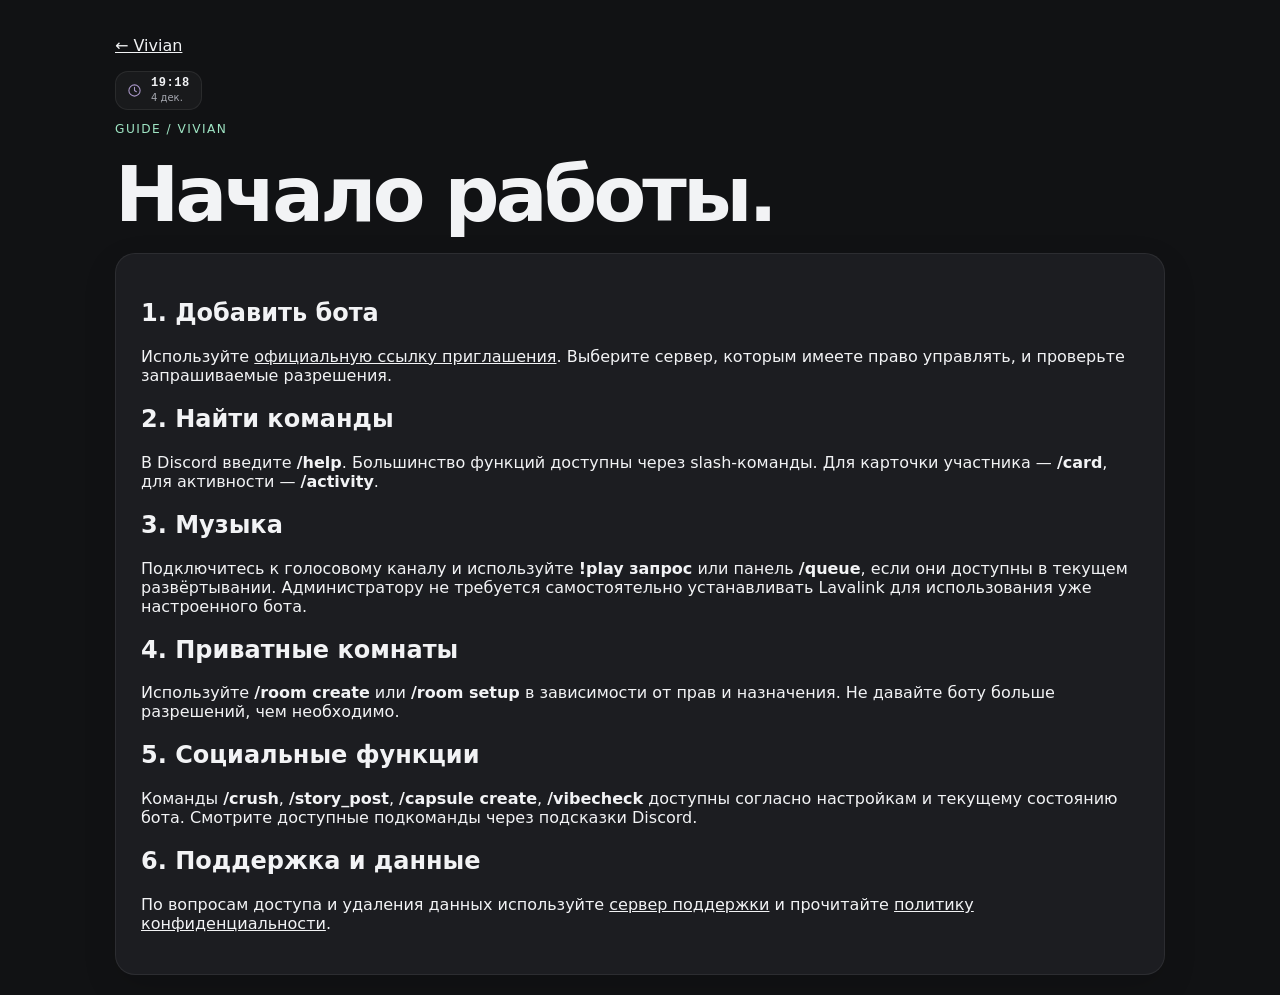
<file: site/docs.html>
<!doctype html><html lang="ru"><head><meta charset="utf-8"><meta name="viewport" content="width=device-width,initial-scale=1"><title>Vivian — руководство</title><link rel="stylesheet" href="web2.css"><link href="vivian-2.3.css" rel="stylesheet"/><link rel="stylesheet" href="site-clock.css?v=2.6"/><link rel="stylesheet" href="vivian-2.7-motion.css?v=2.7"></head><body><main class="dash-shell"><div class="docs-topbar"><p><a href="index.html">← Vivian</a></p><div class="site-time-pill site-clock" aria-label="Локальные дата и время" title="Время по настройкам устройства"><svg class="site-clock-icon" xmlns="http://www.w3.org/2000/svg" width="15" height="15" viewBox="0 0 24 24" fill="none" stroke="currentColor" stroke-width="1.7" stroke-linecap="round" stroke-linejoin="round" aria-hidden="true"><circle cx="12" cy="12" r="9"/><path d="M12 7v5l3 2"/></svg><span class="site-clock-text"><time class="site-time-value" data-site-time>--:--</time><span class="site-time-date" data-site-date>—</span></span></div></div><p class="eyebrow">GUIDE / VIVIAN</p><h1 class="dash-heading">Начало работы.</h1><section class="dash-card"><h2>1. Добавить бота</h2><p>Используйте <a href="https://discord.com/oauth2/authorize?client_id=1553826513474945114">официальную ссылку приглашения</a>. Выберите сервер, которым имеете право управлять, и проверьте запрашиваемые разрешения.</p><h2>2. Найти команды</h2><p>В Discord введите <b>/help</b>. Большинство функций доступны через slash-команды. Для карточки участника — <b>/card</b>, для активности — <b>/activity</b>.</p><h2>3. Музыка</h2><p>Подключитесь к голосовому каналу и используйте <b>!play запрос</b> или панель <b>/queue</b>, если они доступны в текущем развёртывании. Администратору не требуется самостоятельно устанавливать Lavalink для использования уже настроенного бота.</p><h2>4. Приватные комнаты</h2><p>Используйте <b>/room create</b> или <b>/room setup</b> в зависимости от прав и назначения. Не давайте боту больше разрешений, чем необходимо.</p><h2>5. Социальные функции</h2><p>Команды <b>/crush</b>, <b>/story_post</b>, <b>/capsule create</b>, <b>/vibecheck</b> доступны согласно настройкам и текущему состоянию бота. Смотрите доступные подкоманды через подсказки Discord.</p><h2>6. Поддержка и данные</h2><p>По вопросам доступа и удаления данных используйте <a href="https://discord.gg/d9XwE4tsXc">сервер поддержки</a> и прочитайте <a href="privacy.html">политику конфиденциальности</a>.</p></section></main><script defer src="vivian-cursor.js?v=2.5"></script><script defer src="site-time.js?v=2.6"></script><script defer src="vivian-2.7-motion.js?v=2.7"></script></body></html>
</file>
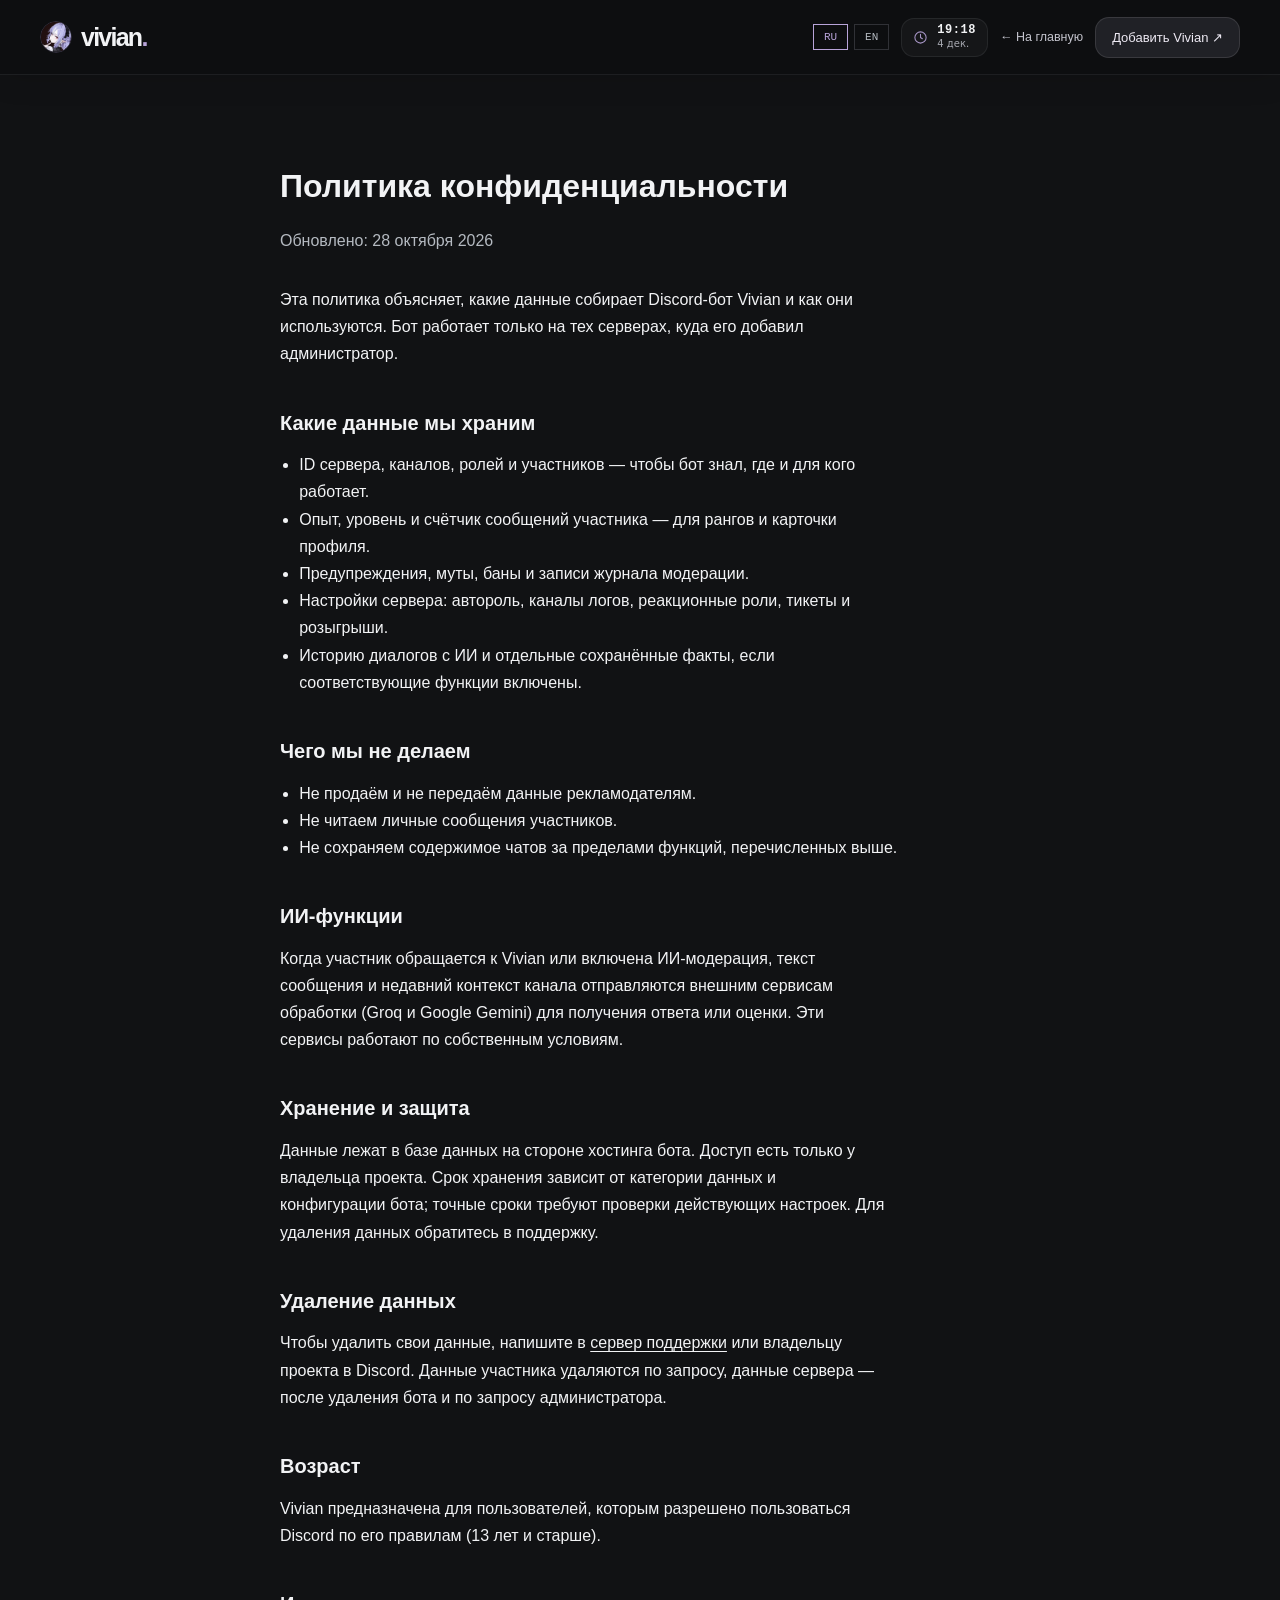
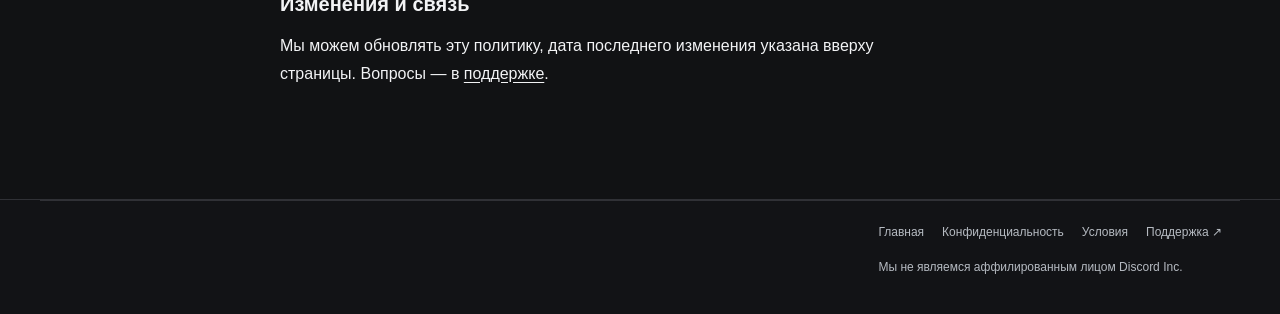
<file: site/privacy.html>
<!doctype html><html lang="ru"><head><meta charset="utf-8"/><meta name="viewport" content="width=device-width, initial-scale=1"/><meta name="theme-color" content="#0e0d0c"/><title>Политика конфиденциальности — Vivian</title><link rel="stylesheet" href="styles.css"/><link rel="stylesheet" href="theme.css"/><link rel="icon" href="vivian-avatar.png" type="image/png"/>
<script>(function(){var l='ru';try{l=localStorage.getItem('vivian-language-v1')==='en'?'en':'ru'}catch(e){}var q=new URLSearchParams(location.search).get('lang');if(q==='en'||q==='ru')l=q;document.documentElement.dataset.language=l;document.documentElement.lang=l})()</script>
<style>html[data-language=ru] .l-en,html[data-language=en] .l-ru{display:none!important}.legal{max-width:720px;padding-block:72px 96px}.legal h2{margin-top:2.2em;font-size:1.25rem}.legal p,.legal li{line-height:1.7;max-width:68ch}.legal ul{padding-left:1.2em}.legal .updated{color:var(--muted);margin-bottom:2em}.legal a{text-decoration:underline;text-underline-offset:3px}.lang-pick{display:flex;gap:6px}.lang-pick a{border:1px solid var(--line);padding:6px 10px;font:11px ui-monospace,monospace;color:var(--muted)}html[data-language=ru] .lang-pick a[data-l=ru],html[data-language=en] .lang-pick a[data-l=en]{color:var(--accent);border-color:var(--accent)}</style><link href="vivian-2.3.css" rel="stylesheet"/><link rel="stylesheet" href="site-clock.css?v=2.6"/><link rel="stylesheet" href="vivian-2.7-motion.css?v=2.7"></head><body>
<header class="header"><div class="shell header-inner"><a class="brand" href="index.html"><span class="mark"><img src="vivian-avatar.png" alt="" width="32" height="32"/></span><span>vivian<span class="brand-period">.</span></span></a><div class="header-right"><div class="lang-pick"><a data-l="ru" href="?lang=ru">RU</a><a data-l="en" href="?lang=en">EN</a></div><div class="site-time-pill site-clock" aria-label="Локальные дата и время" title="Время по настройкам устройства"><svg class="site-clock-icon" xmlns="http://www.w3.org/2000/svg" width="15" height="15" viewBox="0 0 24 24" fill="none" stroke="currentColor" stroke-width="1.7" stroke-linecap="round" stroke-linejoin="round" aria-hidden="true"><circle cx="12" cy="12" r="9"/><path d="M12 7v5l3 2"/></svg><span class="site-clock-text"><time class="site-time-value" data-site-time>--:--</time><span class="site-time-date" data-site-date>—</span></span></div><a class="subtle-link" href="index.html"><span class="l-ru">← На главную</span><span class="l-en">← Home</span></a><a class="small-cta" href="https://discord.com/oauth2/authorize?client_id=1553826513474945114" target="_blank" rel="noreferrer"><span class="l-ru">Добавить Vivian ↗</span><span class="l-en">Add Vivian ↗</span></a></div></div></header>
<main class="shell legal">
<div class="l-ru" lang="ru"><h1>Политика конфиденциальности</h1><p class="updated">Обновлено: 28 октября 2026</p>
<p>Эта политика объясняет, какие данные собирает Discord-бот Vivian и как они используются. Бот работает только на тех серверах, куда его добавил администратор.</p>
<h2>Какие данные мы храним</h2>
<ul><li>ID сервера, каналов, ролей и участников — чтобы бот знал, где и для кого работает.</li><li>Опыт, уровень и счётчик сообщений участника — для рангов и карточки профиля.</li><li>Предупреждения, муты, баны и записи журнала модерации.</li><li>Настройки сервера: автороль, каналы логов, реакционные роли, тикеты и розыгрыши.</li><li>Историю диалогов с ИИ и отдельные сохранённые факты, если соответствующие функции включены.</li></ul>
<h2>Чего мы не делаем</h2>
<ul><li>Не продаём и не передаём данные рекламодателям.</li><li>Не читаем личные сообщения участников.</li><li>Не сохраняем содержимое чатов за пределами функций, перечисленных выше.</li></ul>
<h2>ИИ-функции</h2>
<p>Когда участник обращается к Vivian или включена ИИ-модерация, текст сообщения и недавний контекст канала отправляются внешним сервисам обработки (Groq и Google Gemini) для получения ответа или оценки. Эти сервисы работают по собственным условиям.</p>
<h2>Хранение и защита</h2>
<p>Данные лежат в базе данных на стороне хостинга бота. Доступ есть только у владельца проекта. Срок хранения зависит от категории данных и конфигурации бота; точные сроки требуют проверки действующих настроек. Для удаления данных обратитесь в поддержку.</p>
<h2>Удаление данных</h2>
<p>Чтобы удалить свои данные, напишите в <a href="https://discord.gg/d9XwE4tsXc" target="_blank" rel="noreferrer">сервер поддержки</a> или владельцу проекта в Discord. Данные участника удаляются по запросу, данные сервера — после удаления бота и по запросу администратора.</p>
<h2>Возраст</h2>
<p>Vivian предназначена для пользователей, которым разрешено пользоваться Discord по его правилам (13 лет и старше).</p>
<h2>Изменения и связь</h2>
<p>Мы можем обновлять эту политику, дата последнего изменения указана вверху страницы. Вопросы — в <a href="https://discord.gg/d9XwE4tsXc" target="_blank" rel="noreferrer">поддержке</a>.</p></div>
<div class="l-en" lang="en"><h1>Privacy Policy</h1><p class="updated">Last updated: October 28, 2026</p>
<p>This policy explains what data the Vivian Discord bot collects and how it is used. The bot only runs on servers where an administrator has added it.</p>
<h2>What we store</h2>
<ul><li>Server, channel, role and member IDs, so the bot knows where and for whom it works.</li><li>A member's XP, level and message count, for ranks and the profile card.</li><li>Warnings, mutes, bans and moderation log entries.</li><li>Settings needed for enabled server features.</li><li>AI conversation history and saved facts where those features are enabled.</li></ul>
<h2>What we don't do</h2>
<ul><li>We don't sell data or share it with advertisers.</li><li>We don't read members' direct messages.</li><li>We don't store chat content beyond the features listed above.</li></ul>
<h2>AI features</h2>
<p>When a member talks to Vivian or AI moderation is enabled, the message text and recent channel context are sent to external processing services (Groq and Google Gemini) to produce a reply or an assessment. These services operate under their own terms.</p>
<h2>Storage and security</h2>
<p>Data is kept in a database on the bot's hosting. Only the project owner has access. Retention depends on data type and bot configuration; exact periods need to be verified against current settings. Contact support to request deletion.</p>
<h2>Deleting your data</h2>
<p>To delete your data, write to the <a href="https://discord.gg/d9XwE4tsXc" target="_blank" rel="noreferrer">support server</a> or message the project owner on Discord. A member's data is deleted on request; a server's data is deleted after the bot is removed and on the administrator's request.</p>
<h2>Age</h2>
<p>Vivian is intended for users who are allowed to use Discord under its rules (13 and older).</p>
<h2>Changes and contact</h2>
<p>We may update this policy; the date of the last change is shown at the top of the page. Questions — in <a href="https://discord.gg/d9XwE4tsXc" target="_blank" rel="noreferrer">support</a>.</p></div>
</main>
<footer class="footer"><div class="shell"><div class="footer-legal"><div class="footer-legal-content"><div class="footer-legal-links"><a href="index.html"><span class="l-ru">Главная</span><span class="l-en">Home</span></a><a href="privacy.html"><span class="l-ru">Конфиденциальность</span><span class="l-en">Privacy</span></a><a href="terms.html"><span class="l-ru">Условия</span><span class="l-en">Terms</span></a><a href="https://discord.gg/d9XwE4tsXc" target="_blank" rel="noreferrer"><span class="l-ru">Поддержка ↗</span><span class="l-en">Support ↗</span></a></div><div><span class="l-ru">Мы не являемся аффилированным лицом Discord Inc.</span><span class="l-en">We are not affiliated with Discord Inc.</span></div></div></div></div></footer><script defer src="vivian-cursor.js"></script><script defer src="site-time.js?v=2.6"></script><script defer src="vivian-2.7-motion.js?v=2.7"></script></body></html>
</file>
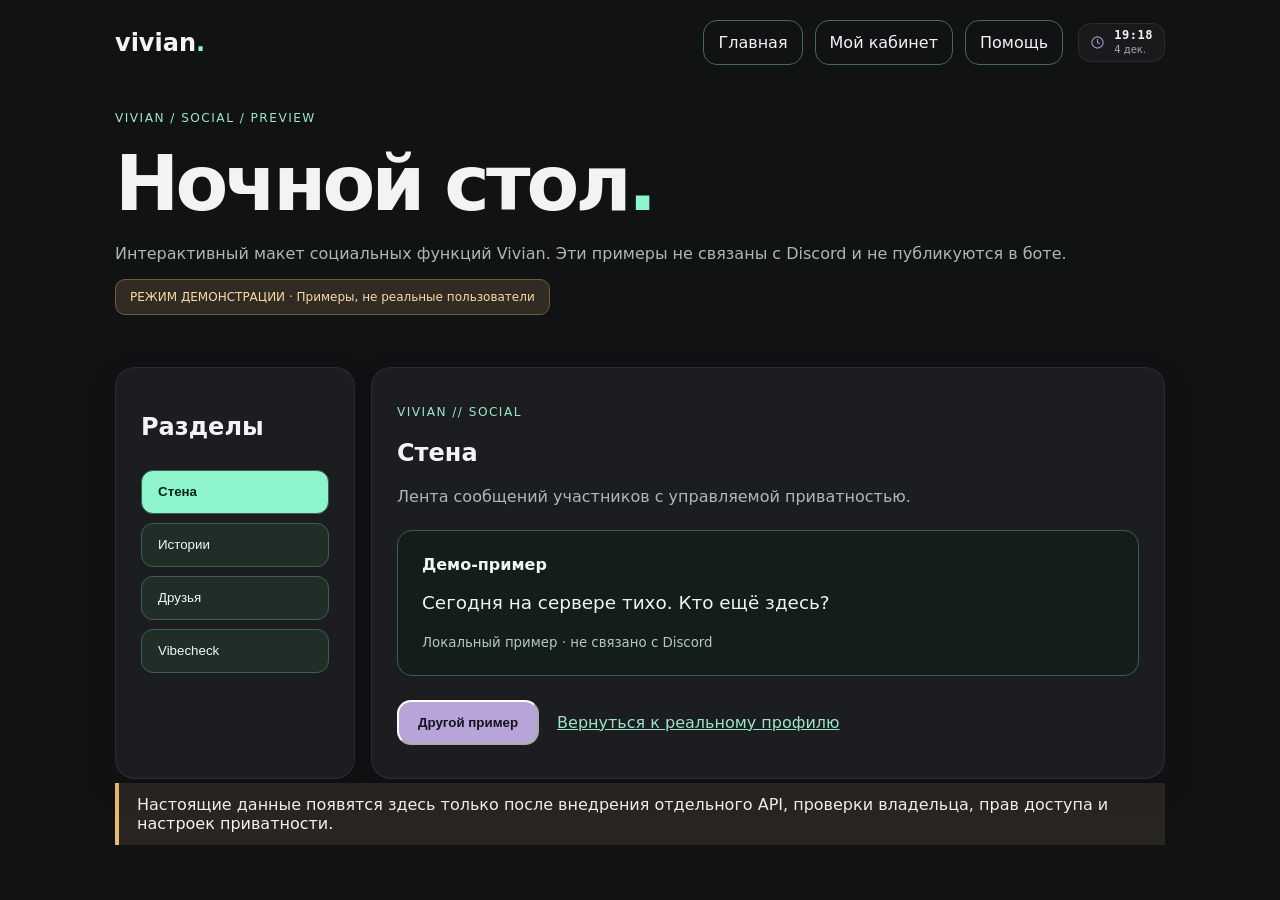
<file: site/social.html>
<!doctype html><html lang="ru"><head><meta charset="utf-8"><meta name="viewport" content="width=device-width,initial-scale=1"><meta name="robots" content="noindex,nofollow"><meta name="theme-color" content="#101314"><title>Ночной стол — Vivian</title><link rel="icon" href="vivian-avatar.png"><link rel="stylesheet" href="web2.css"><link rel="stylesheet" href="web2-ui.css"><link href="vivian-2.3.css?v=2.5" rel="stylesheet"/><link rel="stylesheet" href="site-clock.css?v=2.6"/><link rel="stylesheet" href="vivian-2.7-motion.css?v=2.7"><link rel="stylesheet" href="vivian-3.1-fixes.css?v=3.1"/></head><body><div class="dash-shell"><header class="dash-header"><a href="index.html" class="dash-brand">vivian<span class="mark">.</span></a><div class="dash-header-tools"><nav class="dash-links"><a href="index.html">Главная</a><a href="dashboard.html">Мой кабинет</a><a href="docs.html">Помощь</a></nav><div class="site-time-pill site-clock" aria-label="Локальные дата и время" title="Время по настройкам устройства"><svg class="site-clock-icon" xmlns="http://www.w3.org/2000/svg" width="15" height="15" viewBox="0 0 24 24" fill="none" stroke="currentColor" stroke-width="1.7" stroke-linecap="round" stroke-linejoin="round" aria-hidden="true"><circle cx="12" cy="12" r="9"/><path d="M12 7v5l3 2"/></svg><span class="site-clock-text"><time class="site-time-value" data-site-time>--:--</time><span class="site-time-date" data-site-date>—</span></span></div></div></header><p class="eyebrow">VIVIAN / SOCIAL / PREVIEW</p><h1 class="dash-heading">Ночной стол<span class="mark">.</span></h1><p class="muted">Интерактивный макет социальных функций Vivian. Эти примеры не связаны с Discord и не публикуются в боте.</p><div class="demo-indicator">РЕЖИМ ДЕМОНСТРАЦИИ · Примеры, не реальные пользователи</div><div class="social-layout"><aside class="dash-card social-menu"><h2>Разделы</h2><button class="social-tab selected" data-view="wall">Стена</button><button class="social-tab" data-view="stories">Истории</button><button class="social-tab" data-view="friends">Друзья</button><button class="social-tab" data-view="vibe">Vibecheck</button></aside><main class="dash-card social-display"><p class="eyebrow">VIVIAN // SOCIAL</p><h2 id="social-title">Стена</h2><p id="social-desc" class="muted">Лента сообщений участников с управляемой приватностью.</p><div class="demo-card" id="social-demo"><b>Пример записи</b><p>«Сегодня на сервере тихо. Кто ещё здесь?»</p><small>Демо · ничего не отправляется в Discord</small></div><div class="social-controls"><button class="btn" id="demo-next">Другой пример</button><a class="ghost-link" href="dashboard.html">Вернуться к реальному профилю</a></div></main></div><p class="warning">Настоящие данные появятся здесь только после внедрения отдельного API, проверки владельца, прав доступа и настроек приватности.</p></div><script defer src="social-preview.js"></script><script defer src="vivian-cursor.js?v=2.5"></script><script defer src="vivian-motion.js?v=2.5"></script><script defer src="site-time.js?v=2.6"></script><script defer src="vivian-2.7-motion.js?v=2.7"></script></body></html>
</file>
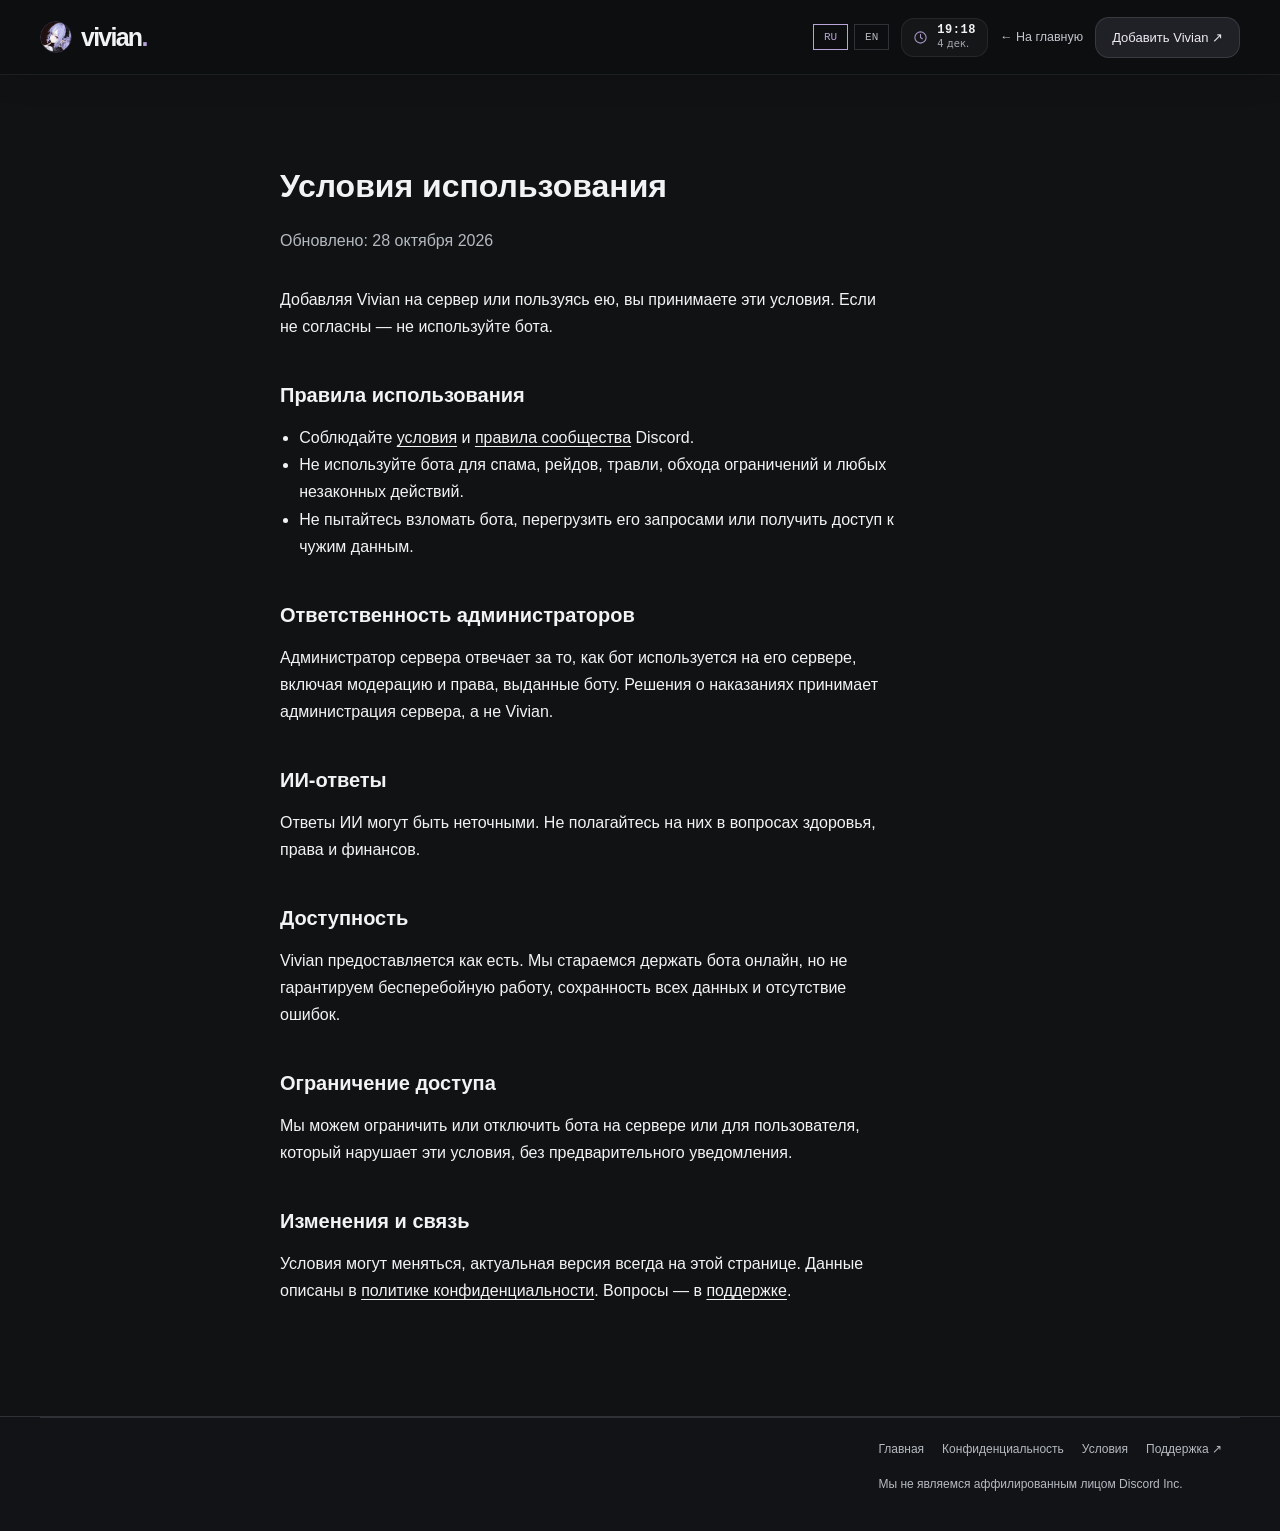
<file: site/terms.html>
<!doctype html><html lang="ru"><head><meta charset="utf-8"/><meta name="viewport" content="width=device-width, initial-scale=1"/><meta name="theme-color" content="#0e0d0c"/><title>Условия использования — Vivian</title><link rel="stylesheet" href="styles.css"/><link rel="stylesheet" href="theme.css"/><link rel="icon" href="vivian-avatar.png" type="image/png"/>
<script>(function(){var l='ru';try{l=localStorage.getItem('vivian-language-v1')==='en'?'en':'ru'}catch(e){}var q=new URLSearchParams(location.search).get('lang');if(q==='en'||q==='ru')l=q;document.documentElement.dataset.language=l;document.documentElement.lang=l})()</script>
<style>html[data-language=ru] .l-en,html[data-language=en] .l-ru{display:none!important}.legal{max-width:720px;padding-block:72px 96px}.legal h2{margin-top:2.2em;font-size:1.25rem}.legal p,.legal li{line-height:1.7;max-width:68ch}.legal ul{padding-left:1.2em}.legal .updated{color:var(--muted);margin-bottom:2em}.legal a{text-decoration:underline;text-underline-offset:3px}.lang-pick{display:flex;gap:6px}.lang-pick a{border:1px solid var(--line);padding:6px 10px;font:11px ui-monospace,monospace;color:var(--muted)}html[data-language=ru] .lang-pick a[data-l=ru],html[data-language=en] .lang-pick a[data-l=en]{color:var(--accent);border-color:var(--accent)}</style><link href="vivian-2.3.css" rel="stylesheet"/><link rel="stylesheet" href="site-clock.css?v=2.6"/><link rel="stylesheet" href="vivian-2.7-motion.css?v=2.7"></head><body>
<header class="header"><div class="shell header-inner"><a class="brand" href="index.html"><span class="mark"><img src="vivian-avatar.png" alt="" width="32" height="32"/></span><span>vivian<span class="brand-period">.</span></span></a><div class="header-right"><div class="lang-pick"><a data-l="ru" href="?lang=ru">RU</a><a data-l="en" href="?lang=en">EN</a></div><div class="site-time-pill site-clock" aria-label="Локальные дата и время" title="Время по настройкам устройства"><svg class="site-clock-icon" xmlns="http://www.w3.org/2000/svg" width="15" height="15" viewBox="0 0 24 24" fill="none" stroke="currentColor" stroke-width="1.7" stroke-linecap="round" stroke-linejoin="round" aria-hidden="true"><circle cx="12" cy="12" r="9"/><path d="M12 7v5l3 2"/></svg><span class="site-clock-text"><time class="site-time-value" data-site-time>--:--</time><span class="site-time-date" data-site-date>—</span></span></div><a class="subtle-link" href="index.html"><span class="l-ru">← На главную</span><span class="l-en">← Home</span></a><a class="small-cta" href="https://discord.com/oauth2/authorize?client_id=1553826513474945114" target="_blank" rel="noreferrer"><span class="l-ru">Добавить Vivian ↗</span><span class="l-en">Add Vivian ↗</span></a></div></div></header>
<main class="shell legal">
<div class="l-ru" lang="ru"><h1>Условия использования</h1><p class="updated">Обновлено: 28 октября 2026</p>
<p>Добавляя Vivian на сервер или пользуясь ею, вы принимаете эти условия. Если не согласны — не используйте бота.</p>
<h2>Правила использования</h2>
<ul><li>Соблюдайте <a href="https://discord.com/terms" target="_blank" rel="noreferrer">условия</a> и <a href="https://discord.com/guidelines" target="_blank" rel="noreferrer">правила сообщества</a> Discord.</li><li>Не используйте бота для спама, рейдов, травли, обхода ограничений и любых незаконных действий.</li><li>Не пытайтесь взломать бота, перегрузить его запросами или получить доступ к чужим данным.</li></ul>
<h2>Ответственность администраторов</h2>
<p>Администратор сервера отвечает за то, как бот используется на его сервере, включая модерацию и права, выданные боту. Решения о наказаниях принимает администрация сервера, а не Vivian.</p>
<h2>ИИ-ответы</h2>
<p>Ответы ИИ могут быть неточными. Не полагайтесь на них в вопросах здоровья, права и финансов.</p>
<h2>Доступность</h2>
<p>Vivian предоставляется как есть. Мы стараемся держать бота онлайн, но не гарантируем бесперебойную работу, сохранность всех данных и отсутствие ошибок.</p>
<h2>Ограничение доступа</h2>
<p>Мы можем ограничить или отключить бота на сервере или для пользователя, который нарушает эти условия, без предварительного уведомления.</p>
<h2>Изменения и связь</h2>
<p>Условия могут меняться, актуальная версия всегда на этой странице. Данные описаны в <a href="privacy.html">политике конфиденциальности</a>. Вопросы — в <a href="https://discord.gg/d9XwE4tsXc" target="_blank" rel="noreferrer">поддержке</a>.</p></div>
<div class="l-en" lang="en"><h1>Terms of Service</h1><p class="updated">Last updated: October 28, 2026</p>
<p>By adding Vivian to a server or using it, you accept these terms. If you don't agree, don't use the bot.</p>
<h2>Rules of use</h2>
<ul><li>Follow Discord's <a href="https://discord.com/terms" target="_blank" rel="noreferrer">Terms of Service</a> and <a href="https://discord.com/guidelines" target="_blank" rel="noreferrer">Community Guidelines</a>.</li><li>Don't use the bot for spam, raids, harassment, evading restrictions or anything illegal.</li><li>Don't try to hack the bot, overload it with requests or access other people's data.</li></ul>
<h2>Administrator responsibility</h2>
<p>A server administrator is responsible for how the bot is used on their server, including moderation and the permissions given to the bot. Punishment decisions are made by the server's staff, not by Vivian.</p>
<h2>AI replies</h2>
<p>AI replies can be inaccurate. Don't rely on them for health, legal or financial matters.</p>
<h2>Availability</h2>
<p>Vivian is provided as is. We try to keep the bot online but don't guarantee uninterrupted service, preservation of all data or freedom from errors.</p>
<h2>Restricting access</h2>
<p>We may restrict or disable the bot on a server, or for a user, that violates these terms, without prior notice.</p>
<h2>Changes and contact</h2>
<p>These terms may change; the current version is always on this page. Data handling is described in the <a href="privacy.html">privacy policy</a>. Questions — in <a href="https://discord.gg/d9XwE4tsXc" target="_blank" rel="noreferrer">support</a>.</p></div>
</main>
<footer class="footer"><div class="shell"><div class="footer-legal"><div class="footer-legal-content"><div class="footer-legal-links"><a href="index.html"><span class="l-ru">Главная</span><span class="l-en">Home</span></a><a href="privacy.html"><span class="l-ru">Конфиденциальность</span><span class="l-en">Privacy</span></a><a href="terms.html"><span class="l-ru">Условия</span><span class="l-en">Terms</span></a><a href="https://discord.gg/d9XwE4tsXc" target="_blank" rel="noreferrer"><span class="l-ru">Поддержка ↗</span><span class="l-en">Support ↗</span></a></div><div><span class="l-ru">Мы не являемся аффилированным лицом Discord Inc.</span><span class="l-en">We are not affiliated with Discord Inc.</span></div></div></div></div></footer><script defer src="vivian-cursor.js"></script><script defer src="site-time.js?v=2.6"></script><script defer src="vivian-2.7-motion.js?v=2.7"></script></body></html>
</file>
<file: site/styles.css>
:root{--bg:#0B0F14;--panel:#111827;--ink:#F3F4F6;--muted:#94A3B8;--accent:#3DD9C5;--line:#29323c;--surface:#10161d;--thin:rgba(243,244,246,.12)}
*{box-sizing:border-box}html{scroll-behavior:smooth;scroll-padding-top:88px}body{margin:0;background:var(--bg);color:var(--ink);font-family:Inter,ui-sans-serif,-apple-system,BlinkMacSystemFont,'Segoe UI',Arial,sans-serif;-webkit-font-smoothing:antialiased}::selection{color:var(--bg);background:var(--accent)}button,input{font:inherit}a{color:inherit;text-decoration:none}button{cursor:pointer;color:inherit}img{max-width:100%}em{font-style:normal;color:var(--accent)}.shell{width:min(1200px,calc(100% - 80px));margin-inline:auto}.section{padding:116px 0}.muted{color:var(--muted)}.index-label,.eyebrow,.demo-label,.scenario-tag,.mock-watermark{font-family:ui-monospace,SFMono-Regular,Menlo,Consolas,monospace;font-size:11px;letter-spacing:.11em;color:var(--muted)}
.header{position:sticky;top:0;z-index:30;background:rgba(11,15,20,.92);backdrop-filter:blur(12px);border-bottom:1px solid var(--line)}.header-inner{height:74px;display:flex;align-items:center;gap:40px}.brand{display:inline-flex;align-items:center;gap:6px;font-size:26px;letter-spacing:-.085em;font-weight:650;flex-shrink:0}.brand .mark{display:grid;place-items:center;border:1px solid var(--accent);color:var(--accent);font-family:Georgia,serif;font-weight:400;font-size:23px;font-style:italic;width:30px;height:30px;border-radius:50%;letter-spacing:0;transform:rotate(-12deg)}.brand-period{color:var(--accent)}.nav{display:flex;gap:34px;margin-left:auto}.nav a,.subtle-link{font-size:12.5px;color:#c5cad2;transition:color .18s}.nav a:hover,.subtle-link:hover{color:var(--accent)}.header-right{display:flex;align-items:center;gap:28px;margin-left:auto}.small-cta{font-size:13px;padding:12px 16px;border:1px solid var(--accent);border-radius:2px;color:var(--accent);transition:.2s}.small-cta:hover{color:var(--bg);background:var(--accent)}.mobile-nav{display:none;position:relative}.mobile-nav summary{list-style:none;cursor:pointer;padding:5px 6px}.mobile-nav summary::-webkit-details-marker{display:none}.mobile-nav>div{position:absolute;right:0;top:45px;background:var(--panel);border:1px solid var(--line);padding:10px 16px;width:250px;box-shadow:0 12px 35px #0008;display:grid;gap:0}.mobile-nav>div>a{padding:14px 4px;border-bottom:1px solid var(--line);font-size:14px}.mobile-nav>div>a:last-child{border:0}
.hero{padding:95px 0 84px;display:grid;grid-template-columns:1fr .88fr;gap:7.5%;align-items:center;min-height:640px}.eyebrow{display:flex;align-items:center;gap:12px;color:#a6b3bd}.small-square{width:8px;height:8px;background:var(--accent);display:inline-block}.slash{color:#42505d}.hero h1{font-weight:540;letter-spacing:-.065em;font-size:clamp(54px,5.65vw,87px);line-height:1.03;margin:27px 0}.hero-main>p{color:#b4bec8;font-size:17px;max-width:455px;line-height:1.7;margin:0}.hero-actions{display:flex;align-items:center;gap:28px;margin-top:36px;flex-wrap:wrap}.primary-btn{min-height:51px;background:var(--accent);color:#06141a;display:inline-flex;align-items:center;justify-content:space-between;gap:32px;padding:14px 18px;font-weight:650;font-size:14px;transition:transform .2s,background .2s}.primary-btn:hover{transform:translateY(-2px);background:#65e4d2}.plain-btn{font-size:13px;color:#d8dce2;display:inline-flex;gap:12px;align-items:center}.plain-btn:hover{color:var(--accent)}.hero-note{display:flex;align-items:center;gap:12px;font-family:ui-monospace,SFMono-Regular,Menlo,monospace;font-size:11px;color:#d1d8de;margin-top:56px}.hero-note img{height:30px;width:30px;border-radius:50%;object-fit:cover}.demo-label{display:flex;justify-content:space-between;align-items:center;margin-bottom:14px;gap:10px}.line-dot{width:5px;height:5px;border-radius:50%;background:var(--accent);margin-left:auto}.chat-shell{border:1px solid #33404d;background:var(--surface);box-shadow:12px 12px 0 #070b0e;min-height:400px;display:flex;flex-direction:column}.chat-top{height:55px;background:#17202b;border-bottom:1px solid var(--line);display:flex;align-items:center;gap:10px;padding:0 22px;font-size:15px;font-weight:650}.hash{font-size:22px;color:#7d8998}.chat-right{margin-left:auto;letter-spacing:3px;color:var(--muted)}.chat-rows{padding:32px 23px 18px;display:grid;gap:29px;flex:1}.chat-line{display:flex;gap:13px;align-items:flex-start}.chat-line>div:last-child{min-width:0}.round-avatar,.user-icon{width:36px;height:36px;border-radius:50%;flex-shrink:0}.round-avatar{object-fit:cover}.user-icon{display:grid;place-items:center;font-size:17px;color:#0f1720;background:#d2ad92;font-weight:700}.user-blue{background:#a2b5d9}.name-line{display:flex;align-items:center;gap:7px;font-size:13px}.name-line time{color:#8793a2;font-size:11px}.name-line b{font-weight:680}.chat-line p{font-size:13px;line-height:1.5;color:#d4dce4;margin:6px 0 0}.bot-label{font-size:9px;font-weight:750;background:#5865f2;padding:3px 4px;border-radius:2px}.inline-tag{display:inline-flex;align-items:center;gap:7px;font-size:10px;color:#a4dace;border:1px solid #285f58;padding:5px 8px;margin-top:13px}.dot{width:5px;height:5px;background:var(--accent);border-radius:50%}.chat-footer{border-top:1px solid var(--line);background:#1a2330;margin:0 18px 18px;padding:13px;color:#7b8a9b;font-size:13px}.chat-footer span{float:right}.mock-watermark{margin-left:auto;text-align:right;padding:0 13px 13px;font-size:9px}.quote-strip{border-top:1px solid var(--line);border-bottom:1px solid var(--line);margin-bottom:26px}.quote-strip details{padding:23px 0}.quote-strip summary{list-style:none;display:grid;align-items:center;grid-template-columns:30px 1fr auto auto;gap:22px;cursor:pointer}.quote-strip summary::-webkit-details-marker{display:none}.quote-left{font-size:45px;color:var(--accent);font-family:Georgia,serif;line-height:.6}.quote-text{font-family:Georgia,'Times New Roman',serif;font-size:18px;letter-spacing:-.025em}.quote-attribution{font-size:11px;color:var(--muted);white-space:nowrap}.quote-toggle{font-size:11px;color:var(--accent);white-space:nowrap}.quote-strip blockquote{font-family:Georgia,'Times New Roman',serif;font-size:16px;line-height:1.8;color:#c4cdd3;max-width:840px;margin:18px 0 6px 52px}
.section-intro{max-width:480px;margin-bottom:45px}.section-intro h2{font-size:clamp(39px,4.4vw,61px);line-height:1.05;letter-spacing:-.065em;font-weight:550;margin:18px 0}.section-intro p{font-size:14px;line-height:1.7;max-width:410px;color:var(--muted);margin:0}.feature-table{border-top:1px solid var(--line)}.feature-row{border-bottom:1px solid var(--line);display:grid;grid-template-columns:90px minmax(220px,1fr) 1fr 26px;gap:20px;align-items:center;min-height:115px;transition:background .18s,padding .18s}.feature-row:hover{background:#111923;padding-inline:18px}.feat-no{font-family:ui-monospace,monospace;color:var(--accent);font-size:12px}.feature-row h3{font-size:24px;letter-spacing:-.035em;font-weight:520;margin:0}.feature-row p{font-size:14px;line-height:1.5;color:var(--muted);margin:0}.feat-arrow{color:var(--accent)}
.work-section{border-block:1px solid var(--line);background:#0e141a}.work-intro{max-width:610px}.work-intro h2{max-width:570px}.work-media{background:#e8e8eb;padding:8px;border:1px solid #47525e}.media-click{border:0;background:transparent;padding:0;display:block;width:100%;text-align:right;color:#091016;position:relative}.media-click img{display:block;width:100%;object-fit:contain}.media-click>span{position:absolute;right:22px;bottom:20px;background:#111b26;color:#f2f6f8;font-size:12px;padding:10px 14px}.work-caption{display:flex;justify-content:space-between;color:var(--muted);font:11px ui-monospace,monospace;margin-top:17px}.image-dialog{max-width:min(95vw,1500px);width:fit-content;padding:12px;background:var(--panel);border:1px solid #65717e;color:white;box-shadow:0 20px 80px #000}.image-dialog::backdrop{background:#05080ae8}.image-dialog img{display:block;max-height:75vh;max-width:90vw}.dialog-close{display:block;margin:0 0 12px auto;border:1px solid var(--line);background:transparent;padding:7px 12px}.dialog-close:hover{border-color:var(--accent)}
.commands-section .section-intro{max-width:620px}.command-layout{display:grid;grid-template-columns:1.1fr .9fr;gap:24px;align-items:start}.command-browser,.console{background:var(--surface);border:1px solid #303c47}.command-search{height:63px;display:flex;align-items:center;gap:12px;padding:0 19px;border-bottom:1px solid var(--line)}.command-search span{font-size:23px;color:var(--accent)}.command-search input{width:100%;background:none;border:0;outline:none;color:var(--ink);font-size:14px}.command-search small{color:var(--muted);white-space:nowrap;font:11px ui-monospace,monospace}.category-tabs{display:flex;gap:4px;padding:12px 14px;border-bottom:1px solid var(--line);overflow-x:auto;scrollbar-width:none}.category-tabs::-webkit-scrollbar{display:none}.category-tabs button{border:0;background:transparent;color:var(--muted);padding:8px 11px;font-size:12px;white-space:nowrap}.category-tabs button.active{background:#21372f;color:var(--accent)}.command-list{max-height:440px;overflow:auto}.command-item{border-bottom:1px solid #222d38}.command-item summary{list-style:none;display:grid;grid-template-columns:105px 1fr 20px;gap:9px;align-items:center;padding:16px 19px;cursor:pointer;min-height:58px}.command-item summary::-webkit-details-marker{display:none}.command-item summary:hover{background:#18222b}.command-item code{font-size:13px;color:var(--accent);font-family:ui-monospace,SFMono-Regular,monospace}.command-item summary>span:nth-child(2){font-size:13px;color:#d7dfe6}.item-plus{text-align:right;color:var(--muted)}.command-item[open] .item-plus{transform:rotate(45deg)}.command-item>p{font-size:13px;line-height:1.55;color:var(--muted);padding:0 20px 16px 124px;margin:0}.try-command{color:var(--accent);border:0;background:none;padding:0;margin-left:8px;font-size:12px}.empty-search{padding:24px;color:var(--muted);font-size:13px}.console{min-height:520px;display:flex;flex-direction:column}.console-head{height:58px;display:flex;justify-content:space-between;align-items:center;border-bottom:1px solid var(--line);padding:0 20px;color:#e3e8ed;font:12px ui-monospace,monospace}.status-small{color:var(--muted)}.status-small i{display:inline-block;width:6px;height:6px;background:var(--accent);border-radius:50%;margin-right:8px}.console-body{padding:28px 25px;flex:1}.console-dim{font-size:12px;color:var(--muted);margin:0 0 33px}.example-code,.terminal-command{font:13px ui-monospace,SFMono-Regular,Consolas,monospace}.terminal-command{color:var(--ink)}.terminal-command span{color:var(--accent)}.initial-terminal p{font:12px ui-monospace,monospace;color:#788592;line-height:1.6;margin-top:20px}.terminal-output{display:flex;gap:12px;align-items:flex-start;padding:22px 0 0}.terminal-output img{width:34px;height:34px;object-fit:cover;border-radius:50%}.terminal-output strong{font-size:13px}.terminal-output strong small{background:#5865f2;font-size:9px;padding:2px 5px;margin-left:3px;border-radius:2px}.terminal-output p{color:var(--ink);font-size:14px;margin:10px 0 6px}.terminal-output span{font-size:13px;color:var(--muted);line-height:1.5}.terminal-form{display:flex;align-items:center;background:#19232e;margin:0 20px 15px;padding:4px 13px}.terminal-form>span{color:var(--accent);padding:0 12px 0 0}.terminal-form input{background:none;border:0;outline:none;color:var(--ink);flex:1;font-size:13px;min-width:0}.terminal-form button{background:none;border:0;color:var(--accent);font-size:19px;padding:7px}.console-foot{padding:0 20px 19px;color:#7f8994;font-size:10px}
.compare-section{border-top:1px solid var(--line);background:#0e141a}.compare-grid{display:grid;grid-template-columns:300px 1fr;gap:8%;align-items:center}.preset-buttons{display:flex;flex-wrap:wrap;gap:6px;margin-top:28px}.preset-buttons button{background:transparent;color:#d4dce2;border:1px solid var(--line);padding:10px 12px;font-size:12px}.preset-buttons button:hover{color:var(--accent);border-color:var(--accent)}.compare-widget{height:365px;position:relative;overflow:hidden;border:1px solid #34434d;background:#151b23;touch-action:pan-y}.compare-scene{position:absolute;inset:0;display:flex;justify-content:center;flex-direction:column;gap:20px;padding:36px 9% 40px}.compare-scene.before{background:#131922;color:#d8dee3}.compare-scene.after{background:#102923;color:#e9f3f1;clip-path:inset(0 0 0 var(--split))}.scenario-tag{font-size:12px;color:#9babb8}.after .scenario-tag{color:var(--accent)}.scenario-box{padding:12px 15px;border:1px solid #52616d;background:#131e27;max-width:390px}.after .scenario-box{border-color:#3a7568;background:#13352e}.scenario-box small{font-family:ui-monospace,monospace;color:#8aa2b1;font-size:10px}.scenario-box strong{display:block;font-size:19px;font-weight:500;margin-top:4px}.scenario-box p{font-size:12px;color:#adbcc9;margin:6px 0 0}.after .scenario-box p{color:#b4d0c9}.compare-divider{position:absolute;pointer-events:none;top:0;bottom:0;left:var(--split);width:2px;background:var(--accent);z-index:2}.compare-divider span{position:absolute;top:50%;left:50%;transform:translate(-50%,-50%);display:grid;place-items:center;width:44px;height:44px;background:var(--accent);color:var(--bg);border-radius:50%;font-size:17px;white-space:nowrap}.compare-hitbox{position:absolute;inset:0;width:100%;height:100%;margin:0;opacity:0;cursor:ew-resize;z-index:3;touch-action:none}.compare-footer{position:absolute;bottom:0;left:0;right:0;display:flex;justify-content:space-between;padding:9px 16px;pointer-events:none;z-index:3;background:#0b1015dd;font:10px ui-monospace,monospace;color:#bdc7cd}
.questions{display:grid;grid-template-columns:1fr 1.3fr;gap:8%}.faq-list{border-top:1px solid var(--line)}.faq-list details{border-bottom:1px solid var(--line);padding:0 3px}.faq-list summary{display:flex;justify-content:space-between;align-items:center;cursor:pointer;list-style:none;font-size:17px;padding:21px 0}.faq-list summary::-webkit-details-marker{display:none}.faq-list summary span{color:var(--accent);font-size:22px}.faq-list details[open] summary span{transform:rotate(45deg)}.faq-list p{font-size:13px;line-height:1.65;color:var(--muted);margin:0 0 22px}.faq-list code{color:var(--accent)}
.footer{background:#101821;border-top:1px solid var(--line)}.footer-main{min-height:275px;display:flex;justify-content:space-between;align-items:center;gap:20px}.footer h2{font-size:clamp(40px,5vw,64px);font-weight:530;line-height:1.06;letter-spacing:-.065em;margin:16px 0}.footer-bar{border-top:1px solid var(--line);padding:27px 0;display:flex;align-items:center;gap:28px;color:var(--muted);font-size:12px}.footer-bar .brand{margin-right:auto;color:var(--ink)}.footer-bar a:hover{color:var(--accent)}
@media(max-width:1050px){.shell{width:min(100% - 56px,1200px)}.hero{grid-template-columns:1fr .95fr;gap:3%}.hero h1{font-size:clamp(48px,5.7vw,65px)}.quote-strip summary{grid-template-columns:25px 1fr auto;gap:15px}.quote-attribution{display:none}.compare-grid{grid-template-columns:260px 1fr;gap:4%}.feature-row{grid-template-columns:60px 1fr 1fr 20px}}
@media(max-width:750px){.shell{width:calc(100% - 40px)}.header-inner{height:64px}.nav,.subtle-link{display:none}.mobile-nav{display:block}.header-right{gap:14px}.small-cta{padding:10px 12px}.hero{padding:64px 0 60px;grid-template-columns:1fr;min-height:0;gap:56px}.hero h1{font-size:clamp(48px,10vw,71px);margin:22px 0}.hero-main>p{font-size:15px}.hero-note{margin-top:40px}.hero-demo{max-width:600px}.quote-strip summary{grid-template-columns:22px 1fr;gap:12px}.quote-text{font-size:16px}.quote-toggle{grid-column:2}.quote-strip blockquote{margin-left:35px;font-size:14px}.section{padding:83px 0}.section-intro h2{font-size:46px}.feature-row{grid-template-columns:38px 1fr 24px;gap:10px;padding:19px 0;min-height:0}.feature-row h3{font-size:21px}.feature-row p{grid-column:2;grid-row:2;font-size:13px}.feat-arrow{grid-column:3;grid-row:1}.command-layout,.compare-grid,.questions{grid-template-columns:1fr}.compare-grid{gap:26px}.compare-widget{height:325px}.command-layout{gap:15px}.console{min-height:390px}.footer-main{min-height:300px}.footer-bar{flex-wrap:wrap}.footer-bar .brand{width:100%}.work-media{padding:4px}}
@media(max-width:420px){.shell{width:calc(100% - 32px)}.header-inner{gap:10px}.brand{font-size:24px}.header-right{margin-left:auto;gap:8px}.small-cta{font-size:11px;padding:10px 9px}.hero{padding-top:46px}.hero h1{font-size:clamp(43px,11.7vw,55px)}.eyebrow{font-size:10px}.hero-actions{gap:18px}.hero-note .muted{display:block;margin-top:5px}.chat-rows{padding:25px 14px}.chat-line p{font-size:12px}.quote-text{font-size:15px}.section-intro h2{font-size:42px}.feature-row h3{font-size:20px}.command-item summary{grid-template-columns:83px 1fr 14px;padding:13px 12px}.command-item>p{padding:0 12px 14px 95px}.command-item code{font-size:11px}.console-body{padding:20px 16px}.compare-widget{height:300px}.compare-scene{padding:30px 8%}.scenario-box{padding:10px}.scenario-box strong{font-size:16px}.footer-main{display:block;padding:62px 0}.footer-main .primary-btn{margin-top:16px}.footer-bar{gap:14px}.work-caption{font-size:9px}}
@media(prefers-reduced-motion:reduce){*,*::before,*::after{scroll-behavior:auto!important;transition:none!important;animation:none!important}}

.preset-buttons label{display:block;position:relative;cursor:pointer}.preset-buttons label input{position:absolute;opacity:0;inset:0;cursor:pointer}.preset-buttons label span{display:block;padding:10px 12px;font-size:12px;color:#d4dce2;border:1px solid var(--line)}.preset-buttons label input:checked+span{border-color:var(--accent);color:var(--accent)}.compare-grid:has(input[name="compare-view"][value="0"]:checked) .compare-widget{--split:0%!important}.compare-grid:has(input[name="compare-view"][value="50"]:checked) .compare-widget{--split:50%!important}.compare-grid:has(input[name="compare-view"][value="100"]:checked) .compare-widget{--split:100%!important}body.enhanced .compare-grid .compare-widget{--split:var(--dynamic-split)!important}.compare-hitbox{display:none}body.enhanced .compare-hitbox{display:block}.preset-buttons{gap:7px}

.command-layout{grid-template-columns:minmax(0,1.1fr) minmax(0,.9fr)}
.command-layout>*{min-width:0}
.command-search input{min-width:0;flex:1}
@media(max-width:900px){.command-layout{grid-template-columns:minmax(0,1fr)}.console{min-height:390px}}


.brand .mark{display:inline-flex;align-items:center;justify-content:center;width:24px;height:24px;border:0;border-radius:0;transform:none;font-size:inherit;flex:0 0 24px;margin-right:-1px}
.brand .mark svg{display:block;width:23px;height:23px;color:var(--accent);transform:translateY(-5px)}
.header .nav{gap:22px}
.team-section{padding-top:72px;padding-bottom:100px}
.team-section .section-intro{margin-bottom:30px}
.team-section .section-intro h2{font-size:clamp(36px,4vw,58px)}.team-list{display:grid}.team-avatar{width:48px;height:48px;object-fit:cover;flex-shrink:0;border:1px solid #355057;background:#121d25;border-radius:10px}.team-identity .name-role{display:flex;flex-direction:column;gap:5px;min-width:0}.team-stack{display:flex;flex-direction:column;gap:6px}.team-entry+.team-entry{border-top:0}.team-meta{display:flex;flex-wrap:wrap;gap:8px 12px;color:#c9d0d7;font-size:13px;line-height:1.7}.team-badge{display:inline-flex;align-items:center;gap:7px;padding:7px 10px;border:1px solid var(--line);background:#121a22;font-size:12px;color:#d6dde4}.team-badge i{width:5px;height:5px;border-radius:50%;background:var(--accent);display:inline-block}
.team-entry{border-top:1px solid var(--line);border-bottom:1px solid var(--line);padding:26px 0;display:grid;grid-template-columns:minmax(220px,1fr) minmax(270px,1.5fr) auto;gap:25px;align-items:center}
.team-identity{display:flex;align-items:center;gap:15px;min-width:0}
.team-initial{width:48px;height:48px;display:grid;place-items:center;flex-shrink:0;border:1px solid #355057;background:#121d25;border-radius:7px;color:var(--accent);font-size:23px;font-weight:600;letter-spacing:-.06em}
.team-initial span{font-size:16px;margin-left:-8px;margin-top:10px}
.team-identity .name-role{display:flex;flex-direction:column;gap:5px}
.team-identity strong{font-size:18px;letter-spacing:-.02em}
.team-identity .name-role>span{color:var(--muted);font-size:12px}
.team-details{color:#c9d0d7;font-size:13px;line-height:1.7}
.team-dot{color:var(--accent);padding:0 7px}
.team-link{white-space:nowrap;color:var(--accent);font-size:13px;text-decoration:none}
.team-link:hover{text-decoration:underline}
.footer-legal{display:flex;justify-content:flex-end;padding:22px 0 38px;border-top:1px solid var(--line);font-size:12px;color:#94A3B8;line-height:1.5}.footer-legal-content{display:grid;gap:7px;width:max-content;max-width:100%;padding:0 18px 0 0;text-align:left}
.footer-legal-name{color:var(--ink);font-size:15px;font-weight:600;letter-spacing:-.025em;margin-bottom:3px}
.footer-legal .grok-disclaimer{color:#83909c;font-size:11px;margin-top:2px}
.footer-legal-links{display:flex;flex-wrap:wrap;gap:18px;color:var(--muted);font-size:12px;margin-bottom:10px}
.footer-legal-links a,.footer-legal-links span{color:inherit}
.footer-legal-links a:hover{color:var(--accent)}

@media(max-width:1050px){.header .nav{gap:16px}.team-entry{grid-template-columns:minmax(0,1fr) minmax(0,1.25fr) auto;gap:16px}}
@media(max-width:750px){.team-section{padding-top:72px;padding-bottom:70px}.team-entry{grid-template-columns:1fr;gap:16px;padding:22px 0}.team-link{justify-self:start}.footer-legal{padding-bottom:32px}}


.team-profile-link,.footer-author-link{color:inherit;text-decoration:none;text-underline-offset:3px;transition:color .18s ease}
.team-profile-link:hover,.footer-author-link:hover{color:var(--accent);text-decoration:underline}
.team-profile-link:focus-visible,.footer-author-link:focus-visible{outline:2px solid var(--accent);outline-offset:4px;border-radius:2px}



.weather-canvas{position:fixed;inset:0;z-index:0;pointer-events:none;width:100%;height:100%;opacity:.85}
.weather-canvas[hidden],.weather-panel[hidden]{display:none!important}
body>main,body>.quote-strip,body>footer{position:relative;z-index:1}
.weather-control{display:none;position:relative;flex:0 0 auto}
.weather-ready .weather-control{display:block}
.weather-trigger{height:35px;padding:0 11px;display:inline-flex;align-items:center;justify-content:center;gap:7px;border:1px solid #33414c;border-radius:4px;background:#121b24;color:#b9cbd2;font-size:12px;line-height:1;white-space:nowrap;transition:border-color .15s,color .15s,background .15s}
.weather-trigger:hover,.weather-trigger[aria-expanded="true"]{color:var(--accent);border-color:#386c65;background:#15232a}
.weather-trigger:focus-visible,.weather-option:focus-visible{outline:2px solid var(--accent);outline-offset:3px}
.weather-trigger-icon{flex:0 0 auto}
.weather-caret{font-size:14px;color:#7b929b;transform:translateY(-1px)}
.weather-panel{position:absolute;top:calc(100% + 11px);right:0;width:216px;padding:10px;background:#101820;border:1px solid #34414b;box-shadow:0 18px 44px #0009;border-radius:5px;z-index:50}
.weather-panel-heading{padding:8px 10px 11px;font:10px ui-monospace,SFMono-Regular,monospace;letter-spacing:.11em;color:#8ea3ad}
.weather-option{width:100%;min-height:40px;border:0;border-radius:3px;background:transparent;color:#c9d7dd;display:flex;align-items:center;gap:11px;text-align:left;padding:8px 10px;font-size:13px;cursor:pointer}
.weather-option:hover{background:#1c2b35}
.weather-option[aria-pressed="true"]{background:#1b3936;color:#62decf}
.weather-option-icon{width:18px;text-align:center;font-size:17px;color:#8d9da7;flex:0 0 18px}
.weather-option[aria-pressed="true"] .weather-option-icon{color:var(--accent)}
.weather-option-check{margin-left:auto;color:var(--accent);opacity:0}
.weather-option[aria-pressed="true"] .weather-option-check{opacity:1}
.weather-panel-note{margin-top:8px;padding:10px 10px 3px;border-top:1px solid #28333d;color:#8796a2;font-size:10px;line-height:1.5}
@media(max-width:1100px){.weather-trigger{padding:0 9px}.header-right{gap:16px}.header-inner{gap:24px}}
@media(max-width:900px){.weather-trigger-label,.weather-caret{display:none}.weather-trigger{width:35px;padding:0}.header-right{gap:12px}}
@media(max-width:420px){.weather-trigger{width:32px;height:34px}.header-right{gap:6px}.header-inner{gap:8px}.weather-panel{position:fixed;top:70px;left:16px;right:auto}}
@media(prefers-reduced-motion:reduce){.weather-trigger{transition:none}}

.brand>span:last-child{display:inline-block;transform:translateY(-2px)}

@media(max-width:900px){.header .nav{gap:14px}.nav a{font-size:12px}}


.hero-title-line {
  display: block;
  max-width: 100%;
  animation: vivian-title-settle 920ms cubic-bezier(.43, 0, .24, 1);
}
.hero-title-line:nth-child(2) {
  animation-delay: 140ms;
}
@keyframes vivian-title-settle {
  0%, 100% { transform: none; }
  42% { transform: translateY(9px); }
}
@media (prefers-reduced-motion: reduce) {
  .hero-title-line { animation: none; }
}

@media(max-width:750px){.footer-legal-content{width:min(100%,460px);padding-right:8px}.footer-legal-links{gap:14px}}


.language-control{position:relative;flex:0 0 auto;z-index:60}
.language-trigger{height:35px;display:inline-flex;align-items:center;justify-content:center;gap:7px;padding:0 10px;border:1px solid #33414c;background:#121b24;color:#c6d2d9;border-radius:4px;font:600 11px ui-monospace,SFMono-Regular,Consolas,monospace;cursor:pointer}
.language-trigger:hover,.language-trigger[aria-expanded="true"]{border-color:#386c65;color:var(--accent);background:#15232a}
.language-trigger:focus-visible,.language-option:focus-visible{outline:2px solid var(--accent);outline-offset:3px}
.language-caret{color:#7b929b;font-size:12px}
.language-panel[hidden]{display:none!important}
.language-panel{position:absolute;top:calc(100% + 11px);right:0;width:210px;background:#101820;border:1px solid #34414b;border-radius:5px;padding:9px;box-shadow:0 18px 44px #0009;z-index:65}
.language-panel-heading{padding:8px 10px 10px;font:10px ui-monospace,SFMono-Regular,monospace;color:#8ea3ad;letter-spacing:.07em;text-transform:uppercase}
.language-option{width:100%;display:flex;gap:12px;align-items:center;background:none;color:#d1dbe0;border:0;border-radius:3px;text-align:left;padding:10px;font-size:12px;cursor:pointer}
.language-option:hover{background:#1c2b35}
.language-option[aria-pressed="true"]{background:#1b3936;color:var(--accent)}
.language-option span{font:600 10px ui-monospace,SFMono-Regular,Consolas,monospace;min-width:22px;color:#899aa4}
.language-option b{margin-left:auto;font-weight:500;color:var(--accent);visibility:hidden}
.language-option[aria-pressed="true"] b{visibility:visible}
.mobile-invite{display:none}
@media(max-width:1180px){.header .nav,.header .subtle-link{display:none}.header .mobile-nav{display:block}.header .header-inner{gap:12px}.header-right{gap:12px}}
@media(max-width:750px){.header-right{gap:10px}.language-trigger{padding:0 8px}.language-caret{display:none}}
@media(max-width:460px){.header .small-cta{display:none}.mobile-invite{display:block!important}.header .header-inner{gap:8px}.header-right{gap:8px}.language-trigger{height:34px}.language-panel{position:fixed;top:70px;left:16px;right:auto;width:min(210px,calc(100vw - 32px))}}

.command-item summary span:not(.item-plus){min-width:0;overflow-wrap:anywhere}

:root{--accent-hover:#68e5d4;--accent-rgb:61,217,197;--bg-rgb:11,15,20}
body{overflow-x:clip}button,a,input,summary{-webkit-tap-highlight-color:transparent}button:focus-visible,a:focus-visible,input:focus-visible,summary:focus-visible{outline:2px solid var(--accent);outline-offset:5px}button{touch-action:manipulation}input[type=range]{touch-action:pan-y}input[type=search]::-webkit-search-cancel-button{cursor:pointer}.header{background:rgba(var(--bg-rgb),.9)}.header-inner{gap:26px}.header .brand{letter-spacing:-.07em;font-size:25px;gap:9px}.brand .mark{width:32px;height:32px;flex-basis:32px;margin:0}.brand .mark img{display:block;width:32px;height:32px;border-radius:50%;object-fit:cover;border:1px solid rgba(var(--accent-rgb),.4)}.brand>span:last-child{transform:none}.nav a{white-space:nowrap}.header .nav{gap:22px}.header-right{gap:17px}.language-switch{--language-position:0;position:relative;display:flex;align-items:center;width:100px;height:38px;flex:0 0 100px;border:1px solid var(--line);border-radius:24px;background:var(--surface);padding:4px;isolation:isolate;user-select:none;touch-action:pan-y}.language-thumb{position:absolute;z-index:-1;left:4px;top:4px;bottom:4px;width:calc(50% - 4px);background:var(--accent);border-radius:18px;transform:translateX(calc(var(--language-position)*100%));box-shadow:0 2px 12px rgba(var(--accent-rgb),.15);transition:transform .42s cubic-bezier(.2,.8,.2,1)}.language-switch button{flex:1;height:100%;position:relative;padding:0;border:0;border-radius:18px;background:transparent;font:650 11px ui-monospace,monospace;color:var(--muted);transition:color .25s}.language-switch button[aria-pressed=true]{color:var(--bg)}.language-switch button:hover{color:var(--ink)}.language-switch button[aria-pressed=true]:hover{color:var(--bg)}.language-changing main{animation:language-reveal .36s ease-out}@keyframes language-reveal{from{opacity:.72;transform:translateY(3px)}to{opacity:1;transform:none}}.hero h1{font-size:clamp(52px,5.35vw,81px);letter-spacing:-.065em}.hero-title-line{animation:none}.hero-demo{min-width:0}.hero-note img{width:36px;height:36px;border:1px solid rgba(var(--accent-rgb),.35)}.primary-btn:hover{background:var(--accent-hover)}.chat-shell{border-color:var(--line);box-shadow:12px 12px 0 rgba(0,0,0,.22)}.chat-top,.chat-footer{background:rgba(var(--accent-rgb),.055)}.inline-tag{color:var(--accent);border-color:rgba(var(--accent-rgb),.28);background:rgba(var(--accent-rgb),.04)}.bot-strip{display:flex;align-items:center;gap:22px;padding-block:26px;border-block:1px solid var(--line)}.strip-star{color:var(--accent);font-size:32px}.bot-strip p{font-size:18px;letter-spacing:-.025em;margin:0}.bot-strip>span:not(.strip-star){font-size:12px;color:var(--muted);margin-left:auto}.bot-strip>a{font-size:24px;color:var(--accent);padding:4px}.feature-row:hover{background:rgba(var(--accent-rgb),.035)}.bot-extras{display:grid;grid-template-columns:1fr 1fr;gap:24px;margin-top:54px}.extra-card{min-width:0;padding:32px;background:linear-gradient(145deg,rgba(var(--accent-rgb),.045),transparent 65%),var(--surface);border:1px solid var(--line);display:flex;flex-direction:column}.extra-card h3{font-weight:500;letter-spacing:-.045em;font-size:29px;line-height:1.15;margin:20px 0 12px}.extra-card>p{font-size:13px;line-height:1.65;color:var(--muted);margin:0;max-width:360px;min-height:44px}.music-preview{display:flex;gap:15px;align-items:center;margin-top:30px}.album-art{width:62px;height:62px;flex:0 0 62px;display:grid;place-items:center;border:1px solid rgba(var(--accent-rgb),.25);background:radial-gradient(ellipse at 20% 85%,rgba(var(--accent-rgb),.4),transparent 65%),#1b1a2b;overflow:hidden}.album-art span{font-size:38px;line-height:1;color:var(--accent);transform:rotate(-15deg)}.music-info{display:grid;gap:5px;min-width:0}.music-info small{font:9px ui-monospace,monospace;color:var(--accent);letter-spacing:.08em}.music-info strong{font-size:16px;font-weight:550}.music-info>span{font-size:11px;color:var(--muted)}.equalizer{display:flex;gap:3px;align-items:center;margin-left:auto;height:25px}.equalizer i{display:block;width:3px;background:var(--accent);height:12px;animation:equalize 1.5s ease-in-out infinite alternate}.equalizer i:nth-child(2){height:24px;animation-delay:-.8s}.equalizer i:nth-child(3){height:18px;animation-delay:-.4s}.equalizer i:nth-child(4){height:9px;animation-delay:-1s}@keyframes equalize{to{height:5px;opacity:.5}}.music-timeline,.rank-progress{height:3px;background:var(--line);margin-top:23px;overflow:hidden}.music-timeline>span{display:block;width:35%;height:100%;background:var(--accent)}.music-times{display:flex;justify-content:space-between;font:10px ui-monospace,monospace;color:var(--muted);margin-top:8px}.extra-action{align-self:flex-start;border:0;background:none;color:var(--accent);font-size:12px;padding:0;margin-top:28px}.extra-action:hover{text-decoration:underline;text-underline-offset:4px}.rank-preview{display:flex;align-items:center;gap:14px;margin-top:30px}.rank-preview>img{width:56px;height:56px;border-radius:50%;object-fit:cover;border:1px solid rgba(var(--accent-rgb),.3)}.rank-preview>div{display:grid;gap:5px}.rank-preview strong{font-weight:550;font-size:17px}.rank-preview div>span{font-size:11px;color:var(--muted)}.rank-level{margin-left:auto;display:grid;place-items:center;width:42px;height:42px;border:1px solid rgba(var(--accent-rgb),.35);color:var(--accent);font:16px ui-monospace,monospace;border-radius:50%}.rank-meta{display:flex;justify-content:space-between;font:10px ui-monospace,monospace;color:var(--muted);margin-top:20px}.rank-meta>span:first-child{color:var(--accent)}.rank-progress{margin-top:9px}.rank-progress>span{display:block;width:81.67%;height:100%;background:var(--accent)}.rank-next{display:flex;justify-content:space-between;font-size:10px;color:var(--muted);margin-top:8px}.rank-next b{font-weight:400}.rank-card .extra-action{margin-top:auto;padding-top:28px}.work-section,.compare-section{background:rgba(var(--accent-rgb),.018)}.work-intro{max-width:650px;margin:0}.work-intro h2{max-width:650px}.work-intro p{max-width:450px}.preview-heading{display:flex;justify-content:space-between;align-items:flex-end;gap:24px;margin-bottom:38px}.preview-controls{display:flex;gap:16px;align-items:center;margin-bottom:3px}.preview-presets{display:flex;gap:12px;align-items:center;font:11px ui-monospace,monospace}.preview-presets>span{color:var(--muted)}.preview-presets>button{height:36px;width:42px;border:1px solid var(--line);background:transparent;color:var(--muted);font:11px ui-monospace,monospace;transition:border-color .2s,color .2s}.preview-presets>button[aria-pressed=true],.preview-presets>button:hover{color:var(--accent);border-color:var(--accent)}.image-expand{height:36px;width:36px;border:1px solid var(--line);background:transparent;color:var(--accent);font-size:20px}.image-expand:hover{border-color:var(--accent)}.preview-compare{position:relative;overflow:hidden;border:1px solid var(--line);background:#161822;isolation:isolate}.preview-compare>img{display:block;width:100%;height:auto;pointer-events:none;user-select:none}.preview-image-en{position:absolute;inset:0;clip-path:inset(0 0 0 var(--image-split))}.preview-divider{position:absolute;top:0;bottom:0;left:var(--image-split);width:2px;background:var(--accent);pointer-events:none;z-index:3}.preview-divider>span{position:absolute;left:50%;top:50%;transform:translate(-50%,-50%);display:grid;place-items:center;width:48px;height:48px;border-radius:50%;color:var(--bg);background:var(--accent);box-shadow:0 0 0 6px rgba(var(--bg-rgb),.6);font-size:20px;white-space:nowrap}.preview-range{position:absolute;inset:0;z-index:5;width:100%;height:100%;margin:0;opacity:0;cursor:ew-resize}.preview-compare:focus-within{outline:2px solid var(--accent);outline-offset:5px}.preview-language-label{position:absolute;top:14px;z-index:4;background:rgba(11,13,20,.9);border:1px solid #434452;border-radius:3px;padding:5px 8px;color:#eeedf7;font:10px ui-monospace,monospace;pointer-events:none}.label-ru{left:14px}.label-en{right:14px}.preview-compare.is-sliding .preview-image-en{transition:clip-path .65s cubic-bezier(.22,1,.36,1)}.preview-compare.is-sliding .preview-divider{transition:left .65s cubic-bezier(.22,1,.36,1)}.work-caption{gap:16px;line-height:1.5}.image-dialog{padding:18px;border-color:var(--line);max-width:96vw;border-radius:5px}.image-dialog img{width:auto;height:auto;max-width:calc(96vw - 40px);max-height:80vh}.dialog-close{color:var(--ink)}.command-browser{background:rgba(var(--bg-rgb),.62)}.console{background:linear-gradient(140deg,rgba(var(--accent-rgb),.05),rgba(var(--bg-rgb),.82)),var(--panel);border-color:var(--line);min-height:560px;box-shadow:0 20px 60px rgba(0,0,0,.13);backdrop-filter:blur(12px)}.console-head{background:rgba(0,0,0,.12);font-size:11px}.console-body{min-height:290px}.quick-commands{display:flex;gap:7px;margin-bottom:25px;flex-wrap:wrap}.quick-commands button{border:1px solid var(--line);background:rgba(var(--accent-rgb),.035);color:var(--muted);font:11px ui-monospace,monospace;padding:7px 10px;transition:color .2s,border-color .2s}.quick-commands button:hover,.quick-commands button.active{color:var(--accent);border-color:rgba(var(--accent-rgb),.5)}.terminal-command{overflow-wrap:anywhere;line-height:1.7}.terminal-output{animation:reply-in .3s ease-out}.terminal-output>div{min-width:0}.terminal-output span{white-space:pre-line;overflow-wrap:anywhere}.terminal-output p{line-height:1.5}.terminal-form{background:rgba(var(--accent-rgb),.06);border:1px solid var(--line);margin-top:20px;min-height:42px}.terminal-form:focus-within{border-color:var(--accent)}.terminal-form input{width:100%;padding-block:8px}.console-foot{line-height:1.6}.category-tabs button.active{background:rgba(var(--accent-rgb),.13)}.command-item summary:hover{background:rgba(var(--accent-rgb),.04)}.command-list{scrollbar-width:thin;scrollbar-color:var(--line) transparent}.command-item p{overflow-wrap:anywhere}@keyframes reply-in{from{opacity:0;transform:translateY(7px)}to{opacity:1;transform:none}}.compare-widget{isolation:isolate}.compare-scene.before{clip-path:inset(0 calc(100% - var(--split)) 0 0)}.compare-scene.after{background:linear-gradient(rgba(var(--accent-rgb),.09),rgba(var(--accent-rgb),.09)),var(--bg)}.after .scenario-box{border-color:rgba(var(--accent-rgb),.35);background:linear-gradient(rgba(var(--accent-rgb),.07),rgba(var(--accent-rgb),.07)),var(--surface)}.after .scenario-box p{color:var(--muted)}.compare-widget.is-sliding .compare-scene{transition:clip-path .6s cubic-bezier(.22,1,.36,1)}.compare-widget.is-sliding .compare-divider{transition:left .6s cubic-bezier(.22,1,.36,1)}.compare-widget:focus-within{outline:2px solid var(--accent);outline-offset:5px}.team-avatar{border-color:rgba(var(--accent-rgb),.35);border-radius:50%;width:56px;height:56px}.team-badge{background:var(--surface)}.weather-trigger{background:var(--surface);border-color:var(--line)}.weather-panel{background:var(--panel);border-color:var(--line)}.weather-trigger:hover,.weather-trigger[aria-expanded=true]{border-color:var(--accent);background:rgba(var(--accent-rgb),.07)}.weather-option:hover{background:rgba(var(--accent-rgb),.06)}.weather-option[aria-pressed=true]{background:rgba(var(--accent-rgb),.11);color:var(--accent)}.footer{background:var(--surface)}
@media(min-width:1181px) and (max-width:1350px){.header .nav{gap:16px}.header-right{gap:12px}.nav a{font-size:12px}.header-inner{gap:20px}}
@media(max-width:1050px){.hero h1{font-size:clamp(48px,5.2vw,65px)}.extra-card{padding:26px}.extra-card h3{font-size:27px}.music-info>span{font-size:10px}.header .brand{font-size:24px}}
@media(max-width:750px){.hero h1{font-size:clamp(48px,9.5vw,71px)}.header-right{gap:12px}.language-switch{width:94px;flex-basis:94px;height:36px}.header .brand{gap:7px}.header .brand .mark{width:29px;height:29px;flex-basis:29px}.brand .mark img{width:29px;height:29px}.bot-strip{gap:14px;padding-block:22px;flex-wrap:wrap}.bot-strip p{font-size:16px}.bot-strip>span:not(.strip-star){display:none}.bot-strip>a{margin-left:auto}.bot-extras{grid-template-columns:1fr;margin-top:35px;gap:18px}.extra-card{padding:27px}.extra-card>p{min-height:0}.extra-card h3{font-size:29px}.preview-heading{align-items:flex-start;flex-direction:column;gap:24px;margin-bottom:26px}.preview-controls{align-self:flex-end;margin:0}.preview-divider>span{width:40px;height:40px;font-size:17px}.preview-language-label{top:9px;padding:4px 6px;font-size:9px}.label-ru{left:9px}.label-en{right:9px}.work-caption{font-size:10px}.console{min-height:470px}.console-body{min-height:240px}.console-head{padding-inline:17px}.team-section .section-intro h2{font-size:42px}.music-info>span{font-size:11px}.image-dialog{padding:10px}.image-dialog img{max-width:calc(96vw - 24px);max-height:80vh}.footer-legal-content{font-size:11px}}
@media(max-width:420px){.shell{width:calc(100% - 32px)}.header-right{gap:8px}.header .brand{font-size:23px}.language-switch{width:86px;flex-basis:86px;height:35px}.header-inner{gap:6px}.hero h1{font-size:clamp(42px,11vw,48px)}.hero-actions{gap:22px}.hero-note{font-size:10px}.extra-card{padding:23px}.extra-card h3{font-size:27px}.music-preview{gap:12px}.music-info>span{font-size:10px}.equalizer{gap:2px}.album-art{width:54px;height:54px;flex-basis:54px}.work-caption{font-size:9px}.preview-divider>span{width:34px;height:34px;font-size:15px;box-shadow:0 0 0 4px rgba(var(--bg-rgb),.6)}.console-head{font-size:10px}.console-head .status-small{font-size:9px}.console-foot{font-size:9px}.command-item>p{padding-left:16px}.team-section .section-intro h2{font-size:36px}}
@media(prefers-reduced-motion:reduce){*,*::before,*::after{animation:none!important;transition:none!important;scroll-behavior:auto!important}}
.language-switch{touch-action:none}@media(max-width:750px){.image-dialog{width:96vw;overflow:auto}.image-dialog img{width:1100px;max-width:none;max-height:none}.image-dialog .dialog-close{position:sticky;right:0;top:0;background:var(--panel);z-index:1}}

.card-feature{padding-top:62px;margin-top:62px;border-top:1px solid var(--line);scroll-margin-top:100px}.card-feature-heading{display:flex;align-items:flex-end;justify-content:space-between;gap:32px;margin-bottom:30px}.card-feature-copy{max-width:720px}.card-feature h3{font-size:clamp(30px,3.5vw,45px);line-height:1.12;letter-spacing:-.05em;font-weight:520;margin:18px 0 14px}.card-feature p{max-width:590px;font-size:14px;line-height:1.7;color:var(--muted);margin:0}.card-feature-heading>.extra-action{flex-shrink:0;margin:0 0 5px;white-space:nowrap}.card-frame{display:block;width:100%;padding:0;overflow:hidden;border:1px solid var(--line);border-radius:8px;background:#090610;cursor:zoom-in;transition:border-color .2s,box-shadow .2s}.card-frame:hover{border-color:var(--accent);box-shadow:0 8px 36px rgba(0,0,0,.15)}.card-frame img{display:block;width:100%;height:auto}.terminal-card-detail{flex:1}.terminal-card-open{display:block;width:100%;padding:0;margin-top:18px;border:1px solid var(--line);border-radius:5px;overflow:hidden;background:#090610;cursor:zoom-in}.terminal-card-open:hover{border-color:var(--accent)}.terminal-output .terminal-card-image{display:block;width:100%;height:auto;border-radius:0;object-fit:contain}.card-dialog img{display:block}.console:has(.terminal-card-image){min-height:620px}@media(max-width:750px){.card-feature{padding-top:42px;margin-top:42px}.card-feature-heading{flex-direction:column;align-items:flex-start;gap:21px;margin-bottom:24px}.card-feature h3{font-size:34px}.card-feature p{font-size:13px}.card-feature-heading>.extra-action{margin:0}.card-frame{border-radius:5px}.console:has(.terminal-card-image){min-height:520px}}@media(max-width:420px){.card-feature h3{font-size:30px}.card-feature .work-caption{flex-wrap:wrap;gap:5px 16px}}@media(prefers-reduced-motion:reduce){.card-frame{transition:none}}

/* Vivian command catalog rebuild */
.category-tabs{display:flex;flex-wrap:wrap;gap:7px} .category-tabs button{white-space:nowrap}.command-list{max-height:680px;overflow:auto;scrollbar-width:thin}.depth-grid{display:grid;grid-template-columns:repeat(2,minmax(0,1fr));gap:14px;margin-top:30px}.depth-grid article{padding:27px;border:1px solid var(--line,rgba(255,255,255,.17));border-radius:14px;background:rgba(255,255,255,.035)}.depth-grid article>span{font:11px ui-monospace,monospace;letter-spacing:.08em;color:var(--accent,#aaf5ce)}.depth-grid h3{font-size:21px;margin:16px 0 8px}.depth-grid p{line-height:1.55;color:var(--muted,#aaa)}@media(max-width:650px){.depth-grid{grid-template-columns:1fr}.depth-grid article{padding:20px}.command-list{max-height:none}}

/* v2.5 avatar + subtle time */
.site-time-pill{display:inline-flex;align-items:center;gap:10px;min-height:38px;padding:0 12px;border:1px solid var(--line);border-radius:16px;background:rgba(var(--accent-rgb),.045);color:var(--muted);font:11px ui-monospace,SFMono-Regular,Menlo,monospace;letter-spacing:.08em;text-transform:uppercase}.site-time-label{opacity:.72}.site-time-value{font-size:12px;color:var(--ink);letter-spacing:.04em}.docs-topbar{display:flex;align-items:center;justify-content:space-between;gap:16px;flex-wrap:wrap} @media(max-width:920px){.site-time-pill{padding:0 10px;min-height:36px}.site-time-label{display:none}} @media(max-width:750px){.header-right .site-time-pill{display:none}}
</file>
<file: site/theme.css>
:root{
  --bg:#0e0d0c;
  --panel:#1b1816;
  --surface:#171513;
  --ink:#eee9e2;
  --muted:#aaa29b;
  --accent:#bfb0d0;
  --accent-hover:#d0c3dd;
  --line:#302a26;
  --thin:rgba(238,233,226,.09);
  --accent-rgb:191,176,208;
  --bg-rgb:14,13,12;
  --ease-out:cubic-bezier(.22,1,.36,1);
}
body{background:var(--bg);color:var(--ink);color-scheme:dark}
.header{background:rgba(var(--bg-rgb),.88);border-bottom-color:rgba(238,233,226,.07);backdrop-filter:blur(16px);-webkit-backdrop-filter:blur(16px)}
.nav a,.subtle-link,.plain-btn,.hero-note{color:#ccc4bc}
.hero-main>p{color:#b9b0a7}
.eyebrow,.hash,.name-line time,.chat-footer,.console-foot,.initial-terminal p,.footer-legal,.scenario-tag,.scenario-box small{color:var(--muted)}
.slash{color:#6f655e}
.hero-main{animation:quiet-intro .48s var(--ease-out) both}
.hero-demo{animation:quiet-intro .54s var(--ease-out) .06s both}
.hero-title-line,.language-changing main{animation:none}
.chat-shell,.command-browser,.console,.extra-card,.compare-widget,.preview-compare{border-color:var(--line);border-radius:16px;overflow:hidden}
.chat-shell{background:var(--surface);box-shadow:0 16px 42px rgba(0,0,0,.16)}
.chat-top{background:#1c1916;border-color:var(--line)}
.chat-footer{background:#211c18;border:1px solid var(--line);border-radius:8px}
.chat-line p,.command-item summary>span:nth-child(2),.console-head,.team-details,.team-meta,.team-badge,.scenario-box strong{color:#d4ccc3}
.bot-label,.terminal-output strong small{background:#796d8e;color:#faf6ff;border-radius:4px}
.inline-tag{background:rgba(var(--accent-rgb),.045);border-color:rgba(var(--accent-rgb),.16);border-radius:6px}
.hero-note img,.brand .mark img,.team-avatar{border-color:rgba(var(--accent-rgb),.22)}
.primary-btn,.small-cta,.plain-btn,.image-expand,.preview-presets>button,.preset-buttons label span,.weather-trigger,.dialog-close,.quick-commands button,.category-tabs button{transition:background-color .18s ease,color .18s ease,border-color .18s ease,transform .28s var(--ease-out),box-shadow .18s ease}
.primary-btn{border-radius:10px;color:#1a141d;box-shadow:0 4px 14px rgba(0,0,0,.1)}
.primary-btn:hover{background:var(--accent-hover);transform:translateY(-1px)}
.primary-btn:active,.small-cta:active,.image-expand:active,.quick-commands button:active{transform:scale(.98);transition-duration:.1s}
.primary-btn>span,.plain-btn>span{transition:transform .28s var(--ease-out)}
.primary-btn:hover>span{transform:translate(1px,-1px)}
.plain-btn:hover>span{transform:translateY(2px)}
.small-cta{border-radius:9px;border-color:rgba(var(--accent-rgb),.44);background:rgba(var(--accent-rgb),.025)}
.small-cta:hover{background:rgba(var(--accent-rgb),.1);color:var(--ink);border-color:rgba(var(--accent-rgb),.7)}
.language-switch{background:#191613;border-color:#342d28}
.language-thumb{box-shadow:none;transition:transform .32s var(--ease-out)}
.language-switch button{transition:color .18s ease}
.bot-strip{border-color:var(--line)}
.bot-strip p{color:#d7cfc6}
.feature-row{transition:background-color .18s ease}
.feature-row:hover{padding-inline:0;background:rgba(238,233,226,.022)}
.extra-card{background:var(--surface);box-shadow:0 10px 32px rgba(0,0,0,.07)}
.album-art{border-color:rgba(var(--accent-rgb),.19);border-radius:10px;background:linear-gradient(145deg,#342731,#211c20)}
.equalizer i{animation:none;opacity:.7}
.rank-level{border-color:rgba(var(--accent-rgb),.24)}
.work-section,.compare-section{background:#11100f;border-color:var(--line)}
.preview-compare{background:#151210}
.preview-presets>button,.image-expand{border-radius:8px}
.preview-language-label{background:rgba(20,17,15,.94);border-color:#40362f;color:#ded5cb;border-radius:5px}
.preview-divider>span,.compare-divider span{box-shadow:0 2px 12px rgba(0,0,0,.18)}
.preview-compare.is-sliding .preview-image-en{transition:clip-path .42s var(--ease-out)}
.preview-compare.is-sliding .preview-divider{transition:left .42s var(--ease-out)}
.command-browser{background:#151210}
.command-search{border-color:var(--line)}
.category-tabs{border-color:var(--line)}
.category-tabs button{border-radius:7px}
.category-tabs button.active{background:rgba(var(--accent-rgb),.1)}
.command-item{border-color:#29231f}
.command-item summary:hover{background:rgba(238,233,226,.025)}
.command-item .item-plus,.faq-list summary span{transition:transform .24s var(--ease-out)}
.command-item[open]>p,.faq-list details[open]>p{animation:detail-enter .2s var(--ease-out)}
.console{background:#191613;box-shadow:0 14px 36px rgba(0,0,0,.1);backdrop-filter:none}
.console-head{background:#1d1916;border-color:var(--line)}
.quick-commands button{background:rgba(238,233,226,.02);border-radius:7px}
.quick-commands button:hover{background:rgba(var(--accent-rgb),.06)}
.terminal-form{background:#221c18;border-color:#352c25;border-radius:9px}
.terminal-output{animation:detail-enter .24s var(--ease-out)}
.console-foot{color:#a29990}
.compare-widget{background:#171310}
.compare-scene.before{background:#191512;color:#d6cec4}
.compare-scene.after{background:linear-gradient(rgba(var(--accent-rgb),.045),rgba(var(--accent-rgb),.045)),var(--bg);color:var(--ink)}
.scenario-box{background:#211b17;border-color:#3d322a;border-radius:9px}
.scenario-box p,.after .scenario-box p{color:#aaa096}
.after .scenario-box{background:linear-gradient(rgba(var(--accent-rgb),.04),rgba(var(--accent-rgb),.04)),var(--surface);border-color:rgba(var(--accent-rgb),.24)}
.compare-footer{background:#15110ff5;color:#bbb0a4}
.compare-widget.is-sliding .compare-scene{transition:clip-path .42s var(--ease-out)}
.compare-widget.is-sliding .compare-divider{transition:left .42s var(--ease-out)}
.preset-buttons label span{border-radius:8px;color:#c9bfb5}
.preset-buttons label:hover span{background:rgba(238,233,226,.025)}
.team-badge{border-radius:7px;background:#1b1612}
.team-profile-link,.footer-author-link{transition:color .18s ease}
.weather-trigger{background:#191512;border-color:var(--line);border-radius:8px;color:#bcb1a6}
.weather-panel,.mobile-nav>div{border-radius:12px;background:#1c1713;border-color:#3a3027;box-shadow:0 14px 44px rgba(0,0,0,.3)}
.weather-panel-heading,.weather-caret,.weather-option-icon{color:#a89a8c}
.weather-option{color:#c9bcb0;border-radius:7px;transition:background-color .18s ease,color .18s ease}
.weather-panel-note{border-color:#372c23;color:#a99b8e}
.weather-panel:not([hidden]),.mobile-nav[open]>div{animation:panel-enter .2s var(--ease-out)}
.footer{background:#14110f;border-color:var(--line)}
.footer-bar,.footer-legal,.footer-legal-links{border-color:var(--line);color:var(--muted)}
.image-dialog{background:#1b1612;border-color:#3a3027;border-radius:14px;box-shadow:0 24px 90px rgba(0,0,0,.42)}
.image-dialog[open]{animation:dialog-enter .24s var(--ease-out)}
.image-dialog::backdrop{background:rgba(7,5,4,.86);animation:backdrop-enter .2s ease}
.dialog-close{background:#211a15;border-radius:7px;color:var(--ink)}
.image-dialog .dialog-close{background:#211a15}
.card-frame,.terminal-card-open{border-color:#34292f;border-radius:12px;transition:border-color .2s ease,box-shadow .2s ease}
.card-frame:hover{border-color:#665365;box-shadow:0 10px 30px rgba(0,0,0,.13)}
@keyframes quiet-intro{from{opacity:.82;transform:translateY(8px)}to{opacity:1;transform:none}}
@keyframes detail-enter{from{opacity:.72;transform:translateY(4px)}to{opacity:1;transform:none}}
@keyframes panel-enter{from{opacity:0;transform:translateY(-4px)}to{opacity:1;transform:none}}
@keyframes dialog-enter{from{opacity:0;transform:translateY(5px) scale(.985)}to{opacity:1;transform:none}}
@keyframes backdrop-enter{from{opacity:0}to{opacity:1}}
@media(max-width:750px){.chat-shell,.command-browser,.console,.extra-card,.compare-widget,.preview-compare{border-radius:12px}.card-frame,.terminal-card-open{border-radius:9px}}
@media(hover:none){.primary-btn:hover{transform:none}.feature-row:hover{background:transparent}}
@media(prefers-reduced-motion:reduce){*,*::before,*::after{animation:none!important;transition:none!important;scroll-behavior:auto!important}}

.chat-initial{display:grid;place-items:center;flex:0 0 36px;width:36px;height:36px;border-radius:50%;background:#292127;border:1px solid #453744;color:#d4c1dc;font:500 22px Georgia,serif;line-height:1}.team-socials{grid-column:1/-1;display:flex;flex-wrap:wrap;gap:8px;border-top:1px solid var(--line);padding-top:18px}.team-socials a{display:inline-flex;align-items:center;justify-content:space-between;gap:15px;min-height:38px;padding:9px 13px;border:1px solid var(--line);border-radius:8px;background:#191511;color:#cec4ba;font-size:12px;line-height:1.3;transition:background-color .18s ease,border-color .18s ease,color .18s ease,transform .24s var(--ease-out)}.team-socials a>span:last-child{color:#9e8f9f;font-size:12px}.team-socials a:hover{background:#231c19;border-color:#53434b;color:var(--ink);transform:translateY(-1px)}.team-socials a:active{transform:scale(.985);transition-duration:.1s}@media(max-width:750px){.team-socials{padding-top:16px}.team-socials a{min-height:40px}}@media(max-width:520px){.team-socials{display:grid;grid-template-columns:repeat(3,minmax(0,1fr));gap:8px}.team-socials a{min-width:0;gap:7px;padding:10px 11px}}@media(hover:none){.team-socials a:hover{transform:none}}@media(prefers-reduced-motion:reduce){.team-socials a{transition:none}}
</file>
<file: site/web2.css>
body{background:#101314;color:#f2f5f2;font-family:Inter,system-ui,sans-serif;margin:0}a{color:inherit} .web2-float{position:fixed;bottom:16px;right:16px;z-index:100} .web2-float a,.btn{background:#8df4cb;color:#10251c;display:inline-block;padding:13px 19px;border-radius:12px;font-weight:750;text-decoration:none}.dash-shell{max-width:1050px;margin:0 auto;padding:20px}.dash-header{display:flex;gap:15px;align-items:center;justify-content:space-between;flex-wrap:wrap;margin-bottom:46px}.mark{color:#8df4cb}.dash-heading{font-size:clamp(2.5rem,7vw,4.8rem);letter-spacing:-.05em;margin:14px 0}.muted{color:#acb9b1}.dash-grid{display:grid;grid-template-columns:repeat(auto-fit,minmax(230px,1fr));gap:14px;margin:24px 0}.dash-card{background:#202724;border:1px solid #33483c;border-radius:18px;padding:25px;min-height:114px}.dash-number{font-weight:800;font-size:2.1rem;margin:12px 0}.eyebrow{font-size:.76rem;letter-spacing:.12em;color:#9fe5c4;text-transform:uppercase}.disconnected{color:#f3c07a}.dash-links{display:flex;flex-wrap:wrap;gap:12px}.dash-links a{padding:12px 14px;border:1px solid #456b57;border-radius:12px;text-decoration:none}.profile{display:flex;align-items:center;gap:16px}.profile img{width:68px;height:68px;border-radius:50%}.warning{border-left:4px solid #e9b976;padding:12px 18px;background:#292622;margin-top:22px}.hidden{display:none!important}@media(max-width:600px){.dash-shell{padding:14px}.dash-card{padding:18px}.web2-float{left:16px;right:16px;text-align:center}.web2-float a{display:block}}
/* Live music controls */
.wm-label{display:block;margin:16px 0 5px;color:#bbb;font-size:13px}.wm-input{width:100%;box-sizing:border-box;background:#171515;border:1px solid #50434e;border-radius:9px;padding:12px;color:#fff;margin:4px 0;font-size:15px}.wm-controls{display:flex;gap:8px;flex-wrap:wrap;margin-top:14px}.wm-controls button{background:#c4b0ce;color:#16121a;border:0;padding:12px;border-radius:9px;font-weight:700;cursor:pointer;min-height:44px}.wm-controls button:focus-visible,.wm-input:focus-visible{outline:2px solid #81edc8;outline-offset:2px}#wm-result{font-size:13px;min-height:20px;margin:12px 0}
.dash-header-tools{display:flex;align-items:center;gap:12px;flex-wrap:wrap;justify-content:flex-end}.site-time-dash{border-color:#345343;background:rgba(141,244,203,.06);color:#9fe5c4}.site-time-dash .site-time-value{color:#f2f5f2}.profile img{object-fit:cover} @media(max-width:720px){.dash-header-tools{width:100%;justify-content:space-between}.site-time-dash{order:-1}} @media(max-width:520px){.site-time-dash{display:none}}
</file>
<file: site/web2-ui.css>
/* Vivian UI 2.2: touch and page enhancements */
.web2-header-link{padding:10px 14px;border:1px solid #577968;border-radius:12px;text-decoration:none;font-weight:700}.quicknav{display:flex;gap:10px;flex-wrap:wrap;margin:20px 0}.quicknav a{display:flex;gap:12px;align-items:center;min-height:44px;padding:12px 16px;text-decoration:none;border-radius:14px;background:#1c2a23;border:1px solid #345343}.quicknav span{font-size:11px;letter-spacing:.05em;color:#efc58d}.progress-panel{margin:20px 0;min-height:auto}.progress-panel h2{margin-bottom:8px}.xp-track{height:10px;border-radius:12px;background:#35483c;overflow:hidden;margin:16px 0}.xp-track>div{height:100%;width:0;background:linear-gradient(90deg,#54b993,#acfad1);border-radius:12px}.command-pages{display:flex;justify-content:center;align-items:center;gap:18px;padding:22px 8px}.command-pages button,.social-tab{min-height:44px;cursor:pointer;border:1px solid #3d6151;border-radius:12px;background:#202e27;color:#edf9f0;padding:10px 16px}.command-pages button:disabled{opacity:.4;cursor:default}.social-layout{display:grid;grid-template-columns:240px minmax(0,1fr);gap:16px;margin:28px 0}.social-menu{display:flex;flex-direction:column;gap:9px}.social-tab{text-align:left}.social-tab.selected{background:#8df4cb;color:#092417;font-weight:800}.social-display{min-height:360px}.demo-indicator{display:inline-block;background:#322b23;border:1px solid #715c3d;border-radius:10px;padding:10px 14px;font-size:12px;color:#f7daa6}.demo-card{margin:24px 0;padding:24px;border-radius:15px;background:#131d19;border:1px solid #3f5d4b}.demo-card p{font-size:1.15rem}.demo-card small{color:#b5c8bd}.social-controls{display:flex;align-items:center;gap:18px;flex-wrap:wrap}.ghost-link{color:#9de4c6}.dash-brand{font-weight:850;font-size:1.5rem;text-decoration:none}.dash-links a,.btn,.command-pages button{min-height:44px;box-sizing:border-box}button:focus-visible,a:focus-visible{outline:3px solid #8df4cb;outline-offset:3px}@media(max-width:720px){.social-layout{grid-template-columns:1fr}.social-menu{display:flex;flex-flow:row wrap}.social-menu h2{width:100%}.social-tab{flex:1 1 110px;text-align:center}.dash-heading{font-size:clamp(2.3rem,10vw,3.5rem)}.dash-card{min-width:0}.dash-grid{grid-template-columns:repeat(auto-fit,minmax(min(100%,200px),1fr))}.dash-header{margin-bottom:24px}.web2-header-link{display:none}}
</file>
<file: site/vivian-2.3.css>
/* Vivian Web 2.3 — visual-only overrides. Original avatar and functionality preserved. */
:root{--bg:#111214;--panel:#1e1f22;--surface:#1b1c20;--ink:#f2f3f5;--muted:#b5bac1;--accent:#b8a4d9;--accent-hover:#d0bee9;--line:#303136;--thin:rgba(255,255,255,.07);--accent-rgb:184,164,217;--bg-rgb:17,18,20;color-scheme:dark}
html{scroll-padding-top:84px}body{background:var(--bg)!important;color:var(--ink)}
.header{background:rgba(13,14,16,.94)!important;border-bottom:1px solid var(--thin)!important;box-shadow:0 4px 30px rgba(0,0,0,.12)}
.header-inner{gap:21px}.header .nav{gap:clamp(10px,1.25vw,22px)}.nav a,.subtle-link{color:#c5c5ce}.nav a:hover,.subtle-link:hover{color:#fff}.header-right{gap:12px}
.header .brand .mark,.footer .brand .mark{border:0!important;background:transparent!important;transform:none!important;border-radius:50%!important;overflow:hidden!important}
.header .brand .mark img,.footer .brand .mark img{width:100%;height:100%;object-fit:cover;border-radius:50%!important;transform:none!important}
.primary-btn,.small-cta,.plain-btn,.web2-header-link,.weather-trigger,.wm-controls button,.extra-action,.dash-links a,.btn,.category-tabs button,.preview-presets>button,.preset-buttons button,.quick-commands button,.dialog-close,.image-expand{border-radius:14px!important;transition:background-color .2s ease,color .2s ease,border-color .2s ease,transform .2s ease,box-shadow .2s ease}
.primary-btn,.btn,.web2-float a{background:var(--accent)!important;color:#16121e!important;box-shadow:none!important}.primary-btn:hover,.btn:hover,.web2-float a:hover{background:var(--accent-hover)!important;transform:translateY(-2px)}
.small-cta,.web2-header-link,.weather-trigger{background:#202126!important;border:1px solid rgba(255,255,255,.11)!important;color:#eeeaf4!important}.small-cta:hover,.web2-header-link:hover,.weather-trigger:hover{background:#2b2b32!important;border-color:rgba(184,164,217,.45)!important}
.language-switch{background:#222328!important;border-color:#36373d!important;border-radius:999px!important}.language-switch button{border-radius:999px!important}.language-thumb{border-radius:999px!important}
.weather-panel,.mobile-nav>div,.command-browser,.console,.extra-card,.chat-shell,.compare-widget,.preview-compare,.dash-card,.team-badge,.scenario-box,.image-dialog,.feature-table,.terminal-form,.preview-presets,.command-search,.rank-preview,.music-preview,.wm-input{border-color:var(--thin)!important}
.chat-shell,.command-browser,.console,.extra-card,.compare-widget,.preview-compare,.dash-card,.image-dialog{border-radius:20px!important;box-shadow:0 12px 34px rgba(0,0,0,.12)!important;overflow:hidden}
.extra-card,.command-browser,.console,.dash-card,.chat-shell{background:#1c1d21!important}
.chat-top,.console-head,.chat-footer,.terminal-form,.scenario-box,.command-item summary:hover,.quick-commands button,.weather-panel,.mobile-nav>div{background:#24252a!important}
.work-section,.compare-section{background:#151619!important}.footer{background:#121316!important}.preview-compare,.compare-widget{background:#1a1b20!important}
.command-item,.command-search,.category-tabs,.chat-top,.console-head{border-color:var(--thin)!important}.category-tabs button.active{background:rgba(184,164,217,.17)!important;color:#e6d8ff!important}.category-tabs button:hover{background:#292a30!important}
.command-search input,.wm-input,.terminal-form input{color:var(--ink)!important}.wm-input{background:#131417!important;border-radius:12px!important}.wm-controls button{background:#b8a4d9!important;color:#16121e!important;min-height:44px}.wm-controls button:hover{background:#d0bee9!important;transform:translateY(-1px)}
.team-avatar,.team-initial,.album-art,.rank-preview,.mobile-nav>div,.weather-panel{border-radius:16px!important}
.feat-arrow{display:none!important}.feature-row{grid-template-columns:90px minmax(220px,1fr) 1fr!important}.feature-row:hover{background:rgba(255,255,255,.025)!important;border-radius:12px}
.web2-float a{border-radius:16px!important}.nav a:focus-visible,a:focus-visible,button:focus-visible,input:focus-visible,summary:focus-visible{outline:2px solid #c5b3ea!important;outline-offset:3px}
/* Optional desktop-only square pointer; it never suppresses keyboard focus or text editing cursors */
@media (pointer:fine) and (hover:hover){body.vivian-cursor-active,body.vivian-cursor-active a,body.vivian-cursor-active button,body.vivian-cursor-active summary{cursor:none!important}body.vivian-cursor-active input,body.vivian-cursor-active textarea,body.vivian-cursor-active [contenteditable]{cursor:text!important}}
.vivian-pointer{position:fixed;left:0;top:0;width:16px;height:16px;pointer-events:none;z-index:2147483646;border:1.5px solid #b8a4d9;border-radius:3px;transform:translate3d(-100px,-100px,0) translate(-50%,-50%);will-change:transform,width,height,border-radius;transition:width .2s,border-radius .2s,height .2s,background .2s,opacity .2s;opacity:0;background:rgba(184,164,217,.06)}.vivian-pointer.is-visible{opacity:1}.vivian-pointer.is-hover{width:40px;height:40px;border-radius:10px;background:rgba(184,164,217,.15)}.vivian-pointer.is-press{width:11px;height:11px}
@media(max-width:750px){.feature-row{grid-template-columns:38px 1fr!important}.header-right{gap:9px}.header .small-cta{display:none}.web2-header-link{display:none!important}}
@media(prefers-reduced-motion:reduce){*,*::before,*::after{scroll-behavior:auto!important;animation-duration:.001ms!important;transition-duration:.001ms!important}.vivian-pointer{display:none!important}}

/* Vivian 2.4 — responsive cursor, richer weather, motion polish */
.vivian-pointer { border-width: 2px; box-shadow:0 0 10px rgba(184,164,217,.15); transition:width .14s ease,height .14s ease,border-radius .14s ease,background .14s ease,opacity .12s ease; }
.vivian-pointer.is-hover { box-shadow:0 0 18px rgba(184,164,217,.23); }
@media (prefers-reduced-motion:no-preference) {
  .vivian-reveal-on { animation:vivian-reveal .62s cubic-bezier(.21,.85,.26,1) both; animation-delay:var(--vivian-motion-delay,0ms); }
  @keyframes vivian-reveal { from {opacity:.30;transform:translate3d(0,20px,0)} to {opacity:1;transform:translate3d(0,0,0)} }
  .extra-card,.dash-card,.music-preview,.command-browser,.feature-row,.team-badge,.scenario-box,.preview-compare { transition:transform .28s cubic-bezier(.2,.8,.2,1),box-shadow .28s ease,border-color .2s ease,background-color .2s ease; }
  .extra-card:hover,.dash-card:hover,.music-preview:hover,.team-badge:hover { transform:translateY(-4px);box-shadow:0 16px 44px rgba(0,0,0,.27)!important;border-color:rgba(184,164,217,.25)!important; }
  .feature-row:hover { transform:translateX(4px); }
  .header .nav a,.nav a { transition:color .18s ease,opacity .18s ease; }
  .primary-btn:active,.small-cta:active,.btn:active,.wm-controls button:active { transform:scale(.97)!important; }
  .primary-btn:hover,.small-cta:hover,.btn:hover { box-shadow:0 9px 22px rgba(184,164,217,.15)!important; }
}
@media (prefers-reduced-motion:reduce) {
  .vivian-reveal-on { animation:none!important; }
}
</file>
<file: site/site-clock.css>
/* Vivian Web 2.6 – quiet clock, Discord Dark */
.site-clock{display:inline-flex;align-items:center;gap:9px!important;min-height:39px;padding:5px 11px!important;border-radius:13px!important;background:rgba(255,255,255,.035)!important;border:1px solid rgba(255,255,255,.075)!important;color:#b8a4d9!important;flex-shrink:0;box-sizing:border-box;user-select:none;}
.site-clock-icon{width:15px;height:15px;flex-shrink:0;opacity:.9;}
.site-clock-text{display:flex;flex-direction:column;gap:1px;line-height:1.1;text-align:left;}
.site-clock .site-time-value{font:600 12px/1.1 ui-monospace,SFMono-Regular,Consolas,monospace;letter-spacing:.045em;color:#f2f3f5!important;}
.site-clock .site-time-date{font:500 10px/1.2 system-ui,sans-serif;color:#a6a8b0;text-transform:none;letter-spacing:0;}
.dash-header .site-clock{margin-left:3px;}
.docs-topbar .site-clock{margin-left:auto;}
@media(max-width:1100px){.header-right .site-clock{display:none!important;}}
@media(max-width:520px){.dash-header .site-clock{display:none!important;}}
@media(prefers-reduced-motion:reduce){.site-clock{transition:none!important;}}
</file>
<file: site/vivian-2.7-motion.css>
/* Vivian 2.7 · restrained premium motion */
:root { --motion-ease: cubic-bezier(.2,.85,.24,1); }
/* Liquid navigation underline */
.header .nav a { position:relative; transition:color .2s ease,opacity .2s ease!important; }
.header .nav a::after { content:""; position:absolute;left:0;right:0;bottom:-8px;height:2px;background:var(--accent,#b8a4d9);border-radius:5px;transform:scaleX(0);transform-origin:left;opacity:.8;transition:transform .28s var(--motion-ease);pointer-events:none; }
.header .nav a:hover::after,.header .nav a:focus-visible::after { transform:scaleX(1); }
/* Quiet button reflection, no cursor interception */
.primary-btn,.small-cta,.btn { position:relative;overflow:hidden;isolation:isolate; }
.primary-btn::after,.small-cta::after,.btn::after {content:"";position:absolute;inset:0;pointer-events:none;opacity:0;background:linear-gradient(115deg,transparent 20%,rgba(255,255,255,.17) 48%,transparent 70%);transform:translateX(-110%);transition:transform .65s ease,opacity .25s ease;}
.primary-btn:hover::after,.small-cta:hover::after,.btn:hover::after {opacity:1;transform:translateX(110%);}
/* Progressive reveal only after JS adds class; no content hidden if script fails */
.motion-ready .motion-reveal{opacity:0;transform:translate3d(0,24px,0);filter:blur(3px);transition:opacity .72s var(--motion-ease),transform .72s var(--motion-ease),filter .72s ease;transition-delay:var(--reveal-delay,0ms);}
.motion-ready .motion-reveal.motion-visible{opacity:1;transform:none;filter:none;}
.motion-card {transition:transform .3s var(--motion-ease),border-color .3s ease,box-shadow .3s ease!important;will-change:auto;}
@media(hover:hover) and (pointer:fine){.motion-card:hover {transform:translateY(-5px);border-color:rgba(184,164,217,.35)!important;box-shadow:0 16px 34px rgba(0,0,0,.16);}}
/* hero content intentionally gentle */
.motion-hero{animation:motion-hero-in .85s var(--motion-ease) both;}
@keyframes motion-hero-in{from{opacity:.35;transform:translateY(14px)}to{opacity:1;transform:none}}
/* visible focus and no layout shift */
@media(prefers-reduced-motion: reduce){.motion-ready .motion-reveal{opacity:1!important;transform:none!important;filter:none!important;transition:none!important}.motion-hero{animation:none!important}.motion-card,.header .nav a::after,.primary-btn::after,.small-cta::after,.btn::after{transition:none!important;transform:none!important}}
</file>
<file: site/vivian-3.1-fixes.css>
/* Vivian 3.1 fixes */
html{scroll-behavior:smooth;scroll-padding-top:88px}
[hidden],.command-item[hidden],.command-pages[hidden],.empty-search[hidden]{display:none!important}
.command-browser .command-search{position:sticky;top:76px;z-index:5;background:#19191d;border:1px solid rgba(184,164,217,.28);border-radius:14px;box-shadow:0 8px 24px rgba(0,0,0,.18)}
.command-search input{min-width:0;font-size:15px}
.command-pages{gap:14px;align-items:center;justify-content:center;flex-wrap:wrap}
.command-pages button{border-radius:13px}
.nav-invite-cta{background:#b8a4d9!important;color:#17131e!important;border-color:#b8a4d9!important;font-weight:750!important;box-shadow:0 6px 18px rgba(184,164,217,.15)}
.nav-invite-cta:hover{transform:translateY(-2px);box-shadow:0 9px 24px rgba(184,164,217,.25)}
.music-showcase{display:flex;align-items:center;gap:16px;background:#24222c;border:1px solid #3e374d;border-radius:18px;padding:17px;margin-top:22px}
.music-showcase-icon{display:grid;place-items:center;width:65px;height:65px;flex:0 0 65px;font-size:34px;color:#d3bff0;border-radius:16px;background:#312a3c}
.music-showcase>div:last-child{display:flex;flex-direction:column;gap:6px;min-width:0}
.music-showcase-label{font:10px ui-monospace,monospace;color:#bea5e2;letter-spacing:.1em}
.music-showcase strong{font-size:16px;color:#f0eaf8}
.music-showcase small{font-size:11px;color:#bbb4c8}
.music-showcase-actions{display:flex;align-items:center;gap:16px;flex-wrap:wrap;margin-top:20px}
.music-availability-note{font-size:11px!important;min-height:0!important;margin-top:18px!important;color:#a7a0ad!important}
.section-intro{max-width:750px}.section-intro>p{line-height:1.7}
@media(max-width:680px){.command-browser .command-search{top:8px}.music-showcase-actions{align-items:stretch;flex-direction:column}.music-showcase-actions a{justify-content:center}}
@media(prefers-reduced-motion:reduce){html{scroll-behavior:auto}}
</file>
